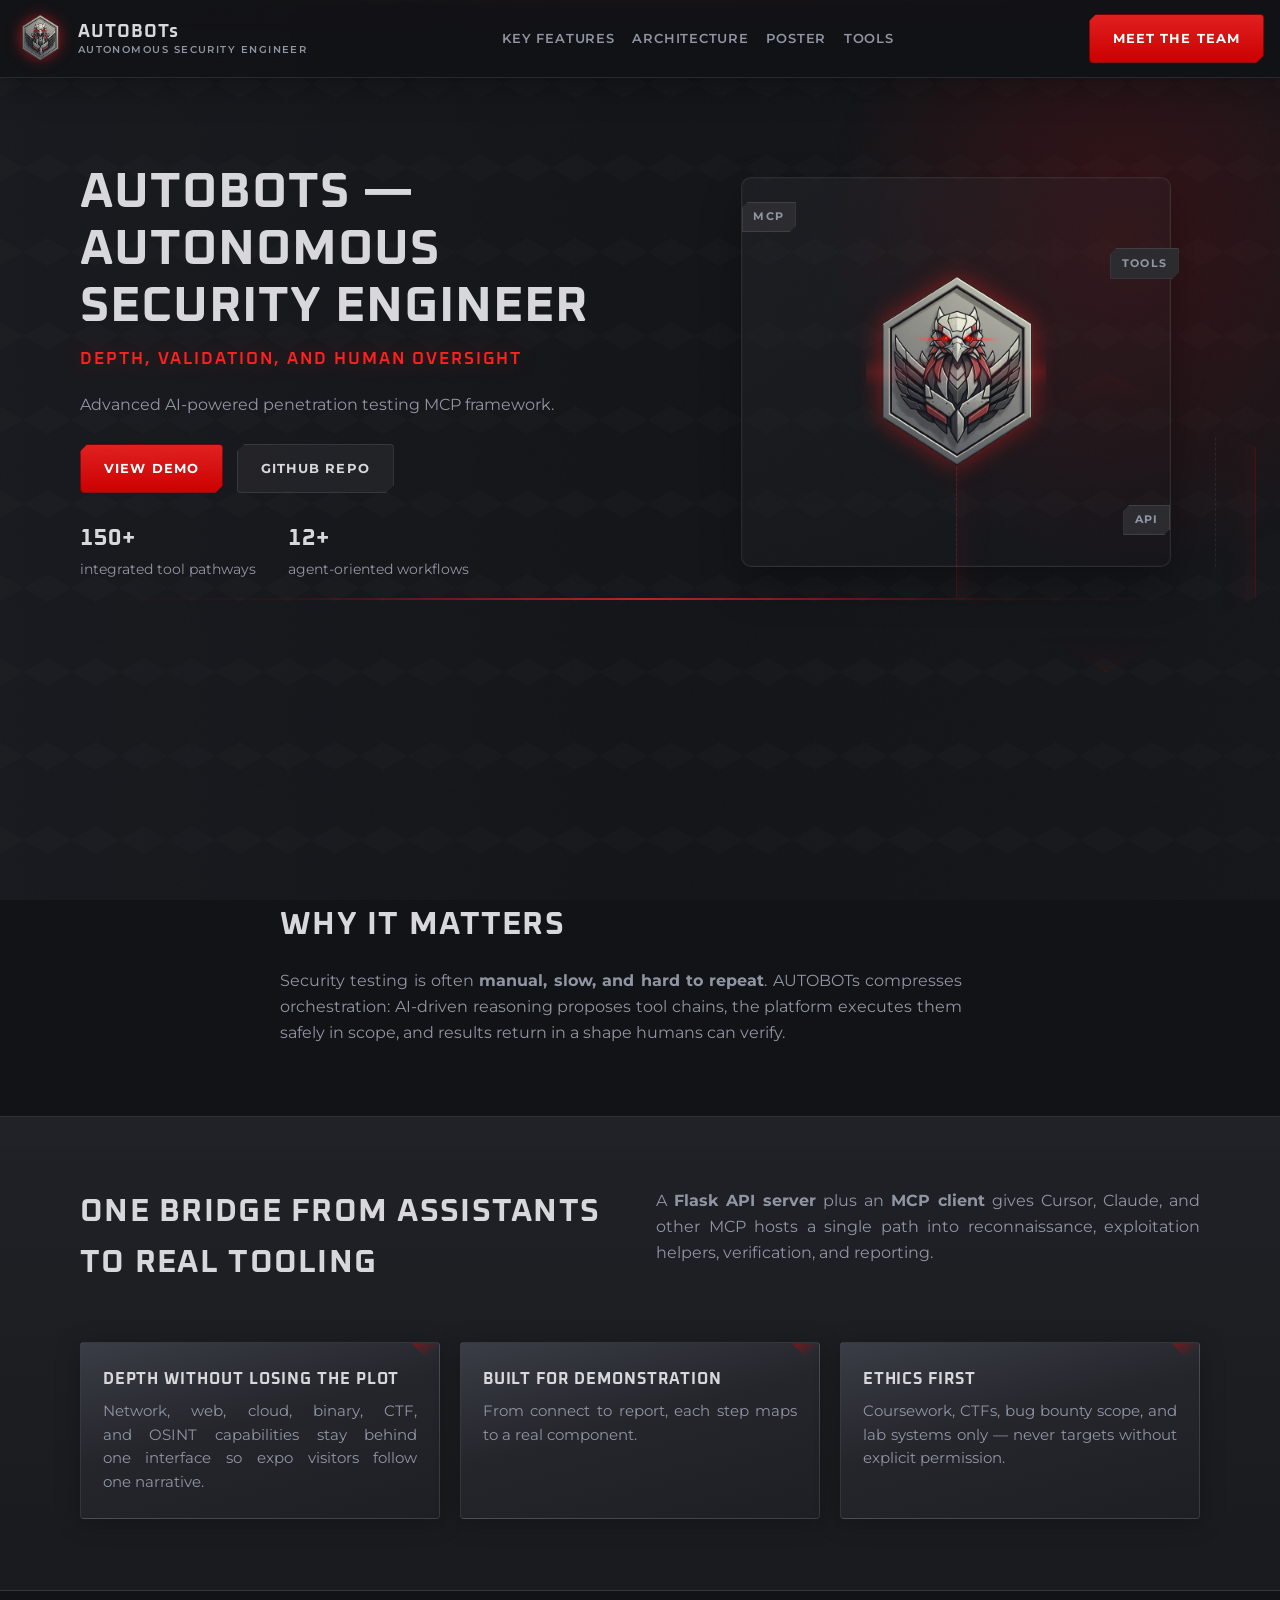
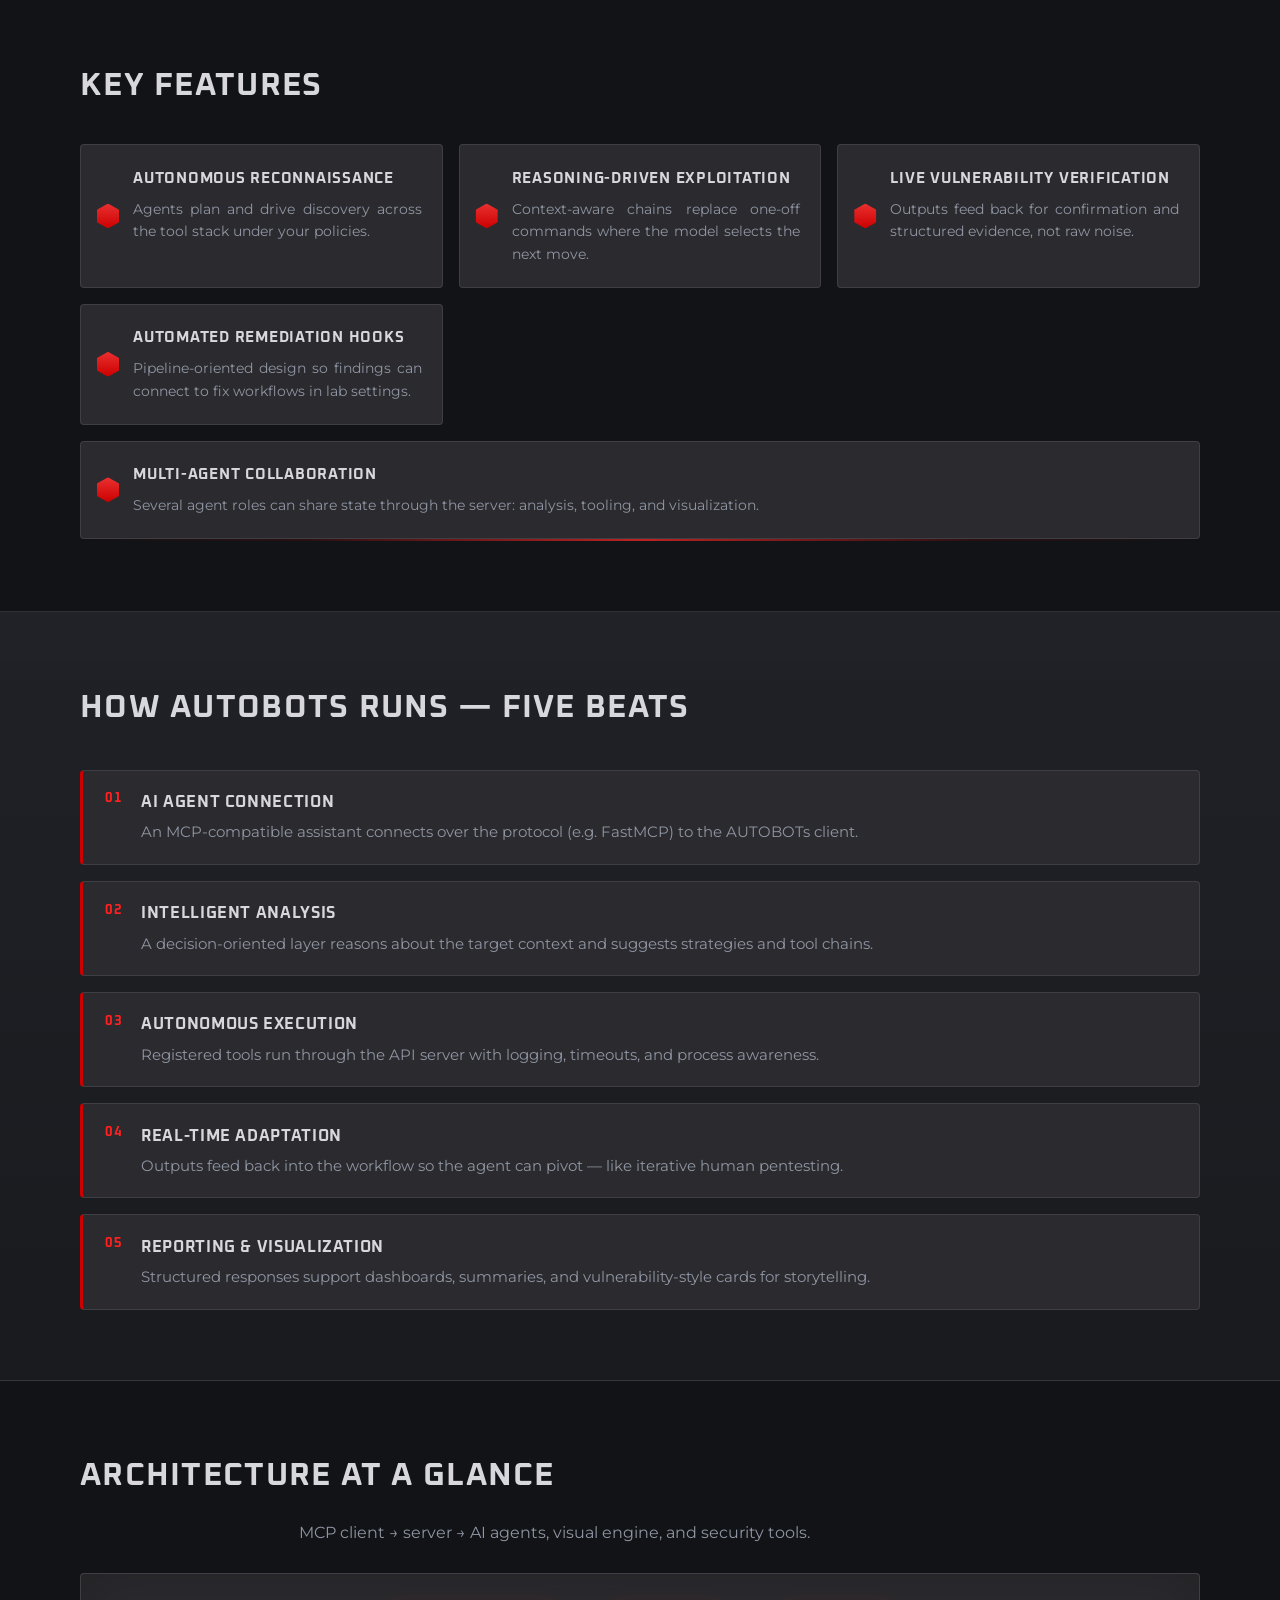
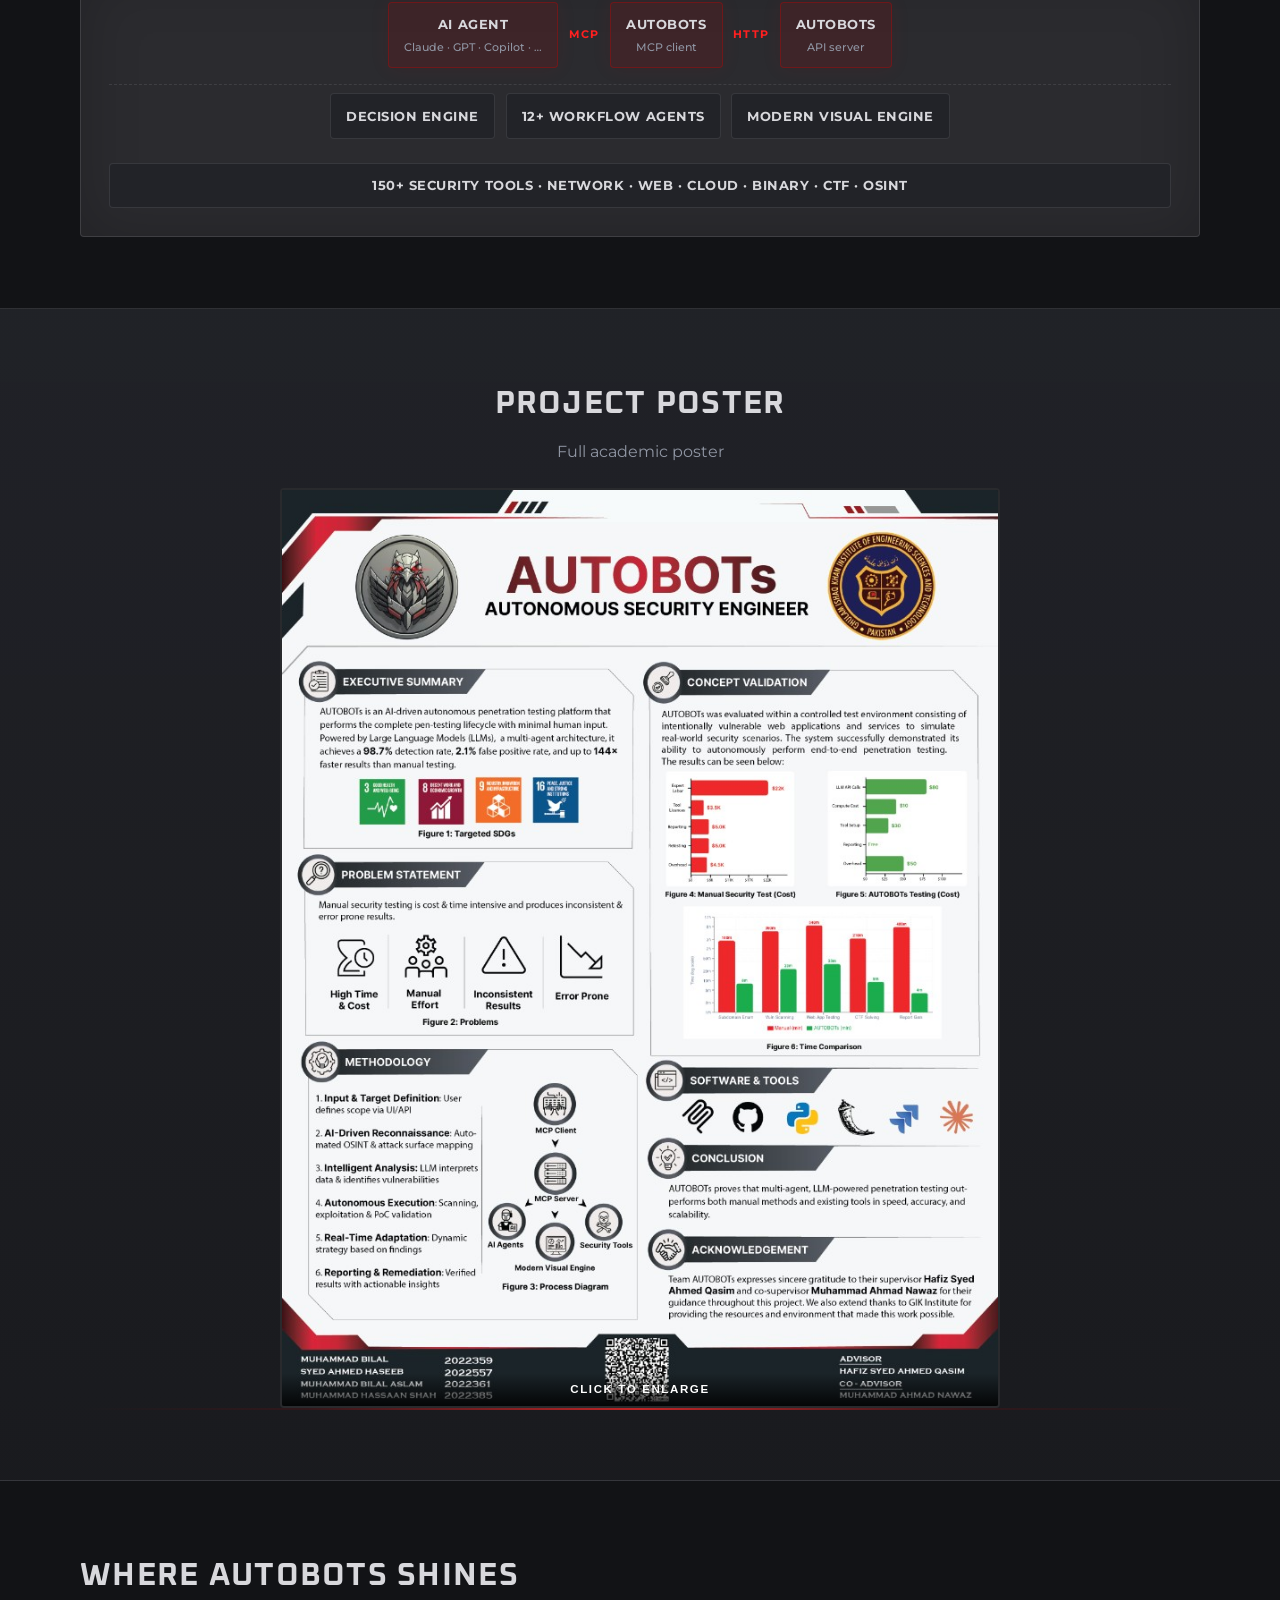
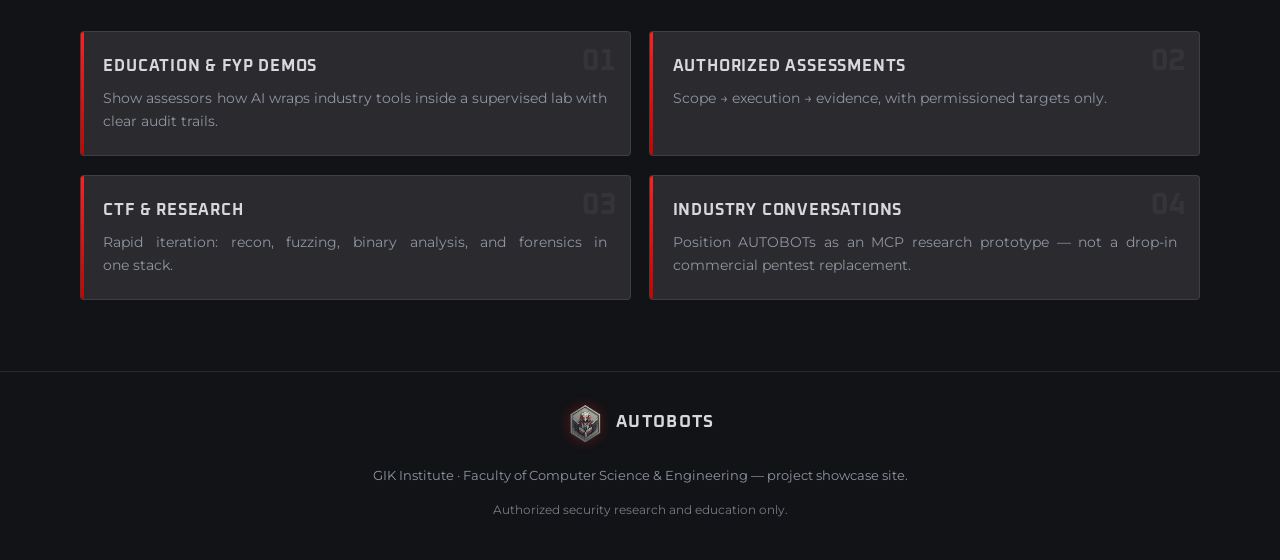
<file: index.html>
<!DOCTYPE html>
<html lang="en">
<head>
  <meta charset="UTF-8" />
  <meta name="viewport" content="width=device-width, initial-scale=1.0" />
  <title>AUTOBOTs — Autonomous Security Engineer</title>
  <meta name="description" content="AUTOBOTs: AI-driven penetration testing via MCP — autonomous reconnaissance, validation, and tooling for authorized security research." />
  <link rel="icon" type="image/png" href="assets/autobots-logo.png" />
  <link rel="apple-touch-icon" href="assets/autobots-logo.png" />
  <link rel="preconnect" href="https://fonts.googleapis.com" />
  <link rel="preconnect" href="https://fonts.gstatic.com" crossorigin />
  <link href="https://fonts.googleapis.com/css2?family=Montserrat:wght@400;500;600;700&family=Oxanium:wght@500;600;700&display=swap" rel="stylesheet" />
  <link rel="stylesheet" href="css/style.css?v=20260422-2" />
</head>
<body>
  <div class="bg-mesh" aria-hidden="true"></div>
  <div class="scan-line" aria-hidden="true"></div>
  <div class="noise" aria-hidden="true"></div>

  <header class="site-header">
    <div class="wrap header-inner">
      <a class="brand" href="#top">
        <span class="brand-mark">
          <img src="assets/autobots-logo.png" width="48" height="48" alt="" class="brand-logo-img" decoding="async" />
          <span class="brand-glow" aria-hidden="true"></span>
        </span>
        <span class="brand-text">
          <span class="brand-name">AUTOBOTs</span>
          <span class="brand-tagline">Autonomous Security Engineer</span>
        </span>
      </a>
      <button class="nav-toggle" type="button" aria-expanded="false" aria-controls="site-nav" aria-label="Open menu">
        <span></span><span></span>
      </button>
      <nav id="site-nav" class="nav" aria-label="Primary">
        <div class="nav-links">
          <a href="#features">Key features</a>
          <a href="#architecture">Architecture</a>
          <a href="#poster">Poster</a>
          <a href="tools.html">Tools</a>
          <a class="nav-mobile-team" href="team.html?v=20260429-1">Meet the team</a>
        </div>
      </nav>
      <a class="btn btn-primary header-cta" href="team.html?v=20260429-1">Meet the team</a>
    </div>
  </header>

  <main id="top">
    <section class="hero">
      <div class="wrap hero-grid">
        <div class="hero-copy reveal is-visible" data-reveal>
          <h1>AUTOBOTs — Autonomous Security Engineer </h1>
          <p class="subtitle-poster">Depth, Validation, and Human Oversight</p>
          <p class="lead">
            Advanced AI-powered penetration testing MCP framework.
          </p>
          <div class="hero-actions">
            <a class="btn btn-primary" href="demo.html?v=1h_4rDDm5xE" target="_blank" rel="noopener noreferrer">View demo</a>
            <a class="btn btn-ghost" href="https://github.com/haseeb557/AUTOBOTs-Autonomous-Security-Engineer.git" target="_blank" rel="noopener noreferrer">GitHub repo</a>
          </div>
          <ul class="hero-stats" aria-label="Platform highlights">
            <li><strong data-counter-target="150" data-counter-suffix="+">150+</strong> integrated tool pathways</li>
            <li><strong data-counter-target="12" data-counter-suffix="+">12+</strong> agent-oriented workflows</li>
          </ul>
        </div>
        <div class="hero-visual reveal is-visible" data-reveal>
          <div class="emblem-stack">
            <div class="hex-ring hex-ring--outer"></div>
            <div class="hex-ring hex-ring--inner"></div>
            <div class="emblem-core">
              <img src="assets/autobots-logo.png" width="200" height="200" alt="AUTOBOTs logo — mechanical bird of prey in a hexagonal frame" class="emblem-img" decoding="async" />
              <div class="emblem-scan" aria-hidden="true"></div>
            </div>
            <span class="emblem-label emblem-label--tl">MCP</span>
            <span class="emblem-label emblem-label--br">API</span>
            <span class="emblem-label emblem-label--tr">Tools</span>
          </div>
        </div>
      </div>
      <div class="section-rule wrap" aria-hidden="true"></div>
    </section>

    <section id="why" class="section section-tight reveal" data-reveal>
      <div class="wrap narrow">
        <h2 class="section-title">Why it matters</h2>
        <p class="section-lead">
          Security testing is often <strong>manual, slow, and hard to repeat</strong>. AUTOBOTs compresses orchestration: AI-driven reasoning proposes tool chains, the platform executes them safely in scope, and results return in a shape humans can verify.
        </p>
      </div>
    </section>

    <section id="solution" class="section section-alt reveal" data-reveal>
      <div class="wrap">
        <div class="split-head">
          <h2 class="section-title">One bridge from assistants to real tooling</h2>
          <p class="section-lead">
            A <strong>Flask API server</strong> plus an <strong>MCP client</strong> gives Cursor, Claude, and other MCP hosts a single path into reconnaissance, exploitation helpers, verification, and reporting.
          </p>
        </div>
        <div class="cards cards-3">
          <article class="card card-hex">
            <span class="card-corner" aria-hidden="true"></span>
            <h3>Depth without losing the plot</h3>
            <p>Network, web, cloud, binary, CTF, and OSINT capabilities stay behind one interface so expo visitors follow one narrative.</p>
          </article>
          <article class="card card-hex">
            <span class="card-corner" aria-hidden="true"></span>
            <h3>Built for demonstration</h3>
            <p>From connect to report, each step maps to a real component.</p>
          </article>
          <article class="card card-hex">
            <span class="card-corner" aria-hidden="true"></span>
            <h3>Ethics first</h3>
            <p>Coursework, CTFs, bug bounty scope, and lab systems only — never targets without explicit permission.</p>
          </article>
        </div>
      </div>
    </section>

    <section id="features" class="section reveal" data-reveal>
      <div class="wrap">
        <h2 class="section-title">Key features</h2>
        <p class="section-lead narrow"></p>
        <ul class="feature-grid">
          <li class="feature-tile">
            <span class="feature-hex" aria-hidden="true"></span>
            <h3>Autonomous reconnaissance</h3>
            <p>Agents plan and drive discovery across the tool stack under your policies.</p>
          </li>
          <li class="feature-tile">
            <span class="feature-hex" aria-hidden="true"></span>
            <h3>Reasoning-driven exploitation</h3>
            <p>Context-aware chains replace one-off commands where the model selects the next move.</p>
          </li>
          <li class="feature-tile">
            <span class="feature-hex" aria-hidden="true"></span>
            <h3>Live vulnerability verification</h3>
            <p>Outputs feed back for confirmation and structured evidence, not raw noise.</p>
          </li>
          <li class="feature-tile">
            <span class="feature-hex" aria-hidden="true"></span>
            <h3>Automated remediation hooks</h3>
            <p>Pipeline-oriented design so findings can connect to fix workflows in lab settings.</p>
          </li>
          <li class="feature-tile feature-tile--wide">
            <span class="feature-hex" aria-hidden="true"></span>
            <h3>Multi-agent collaboration</h3>
            <p>Several agent roles can share state through the server: analysis, tooling, and visualization.</p>
          </li>
        </ul>
      </div>
      <div class="section-rule wrap" aria-hidden="true"></div>
    </section>

    <section id="how" class="section section-alt reveal" data-reveal>
      <div class="wrap">
        <h2 class="section-title">How AUTOBOTs runs — five beats</h2>
        <p class="section-lead narrow"></p>
        <ol class="steps">
          <li>
            <span class="step-num">01</span>
            <div>
              <h3>AI agent connection</h3>
              <p>An MCP-compatible assistant connects over the protocol (e.g. FastMCP) to the AUTOBOTs client.</p>
            </div>
          </li>
          <li>
            <span class="step-num">02</span>
            <div>
              <h3>Intelligent analysis</h3>
              <p>A decision-oriented layer reasons about the target context and suggests strategies and tool chains.</p>
            </div>
          </li>
          <li>
            <span class="step-num">03</span>
            <div>
              <h3>Autonomous execution</h3>
              <p>Registered tools run through the API server with logging, timeouts, and process awareness.</p>
            </div>
          </li>
          <li>
            <span class="step-num">04</span>
            <div>
              <h3>Real-time adaptation</h3>
              <p>Outputs feed back into the workflow so the agent can pivot — like iterative human pentesting.</p>
            </div>
          </li>
          <li>
            <span class="step-num">05</span>
            <div>
              <h3>Reporting &amp; visualization</h3>
              <p>Structured responses support dashboards, summaries, and vulnerability-style cards for storytelling.</p>
            </div>
          </li>
        </ol>
      </div>
    </section>

    <section id="architecture" class="section reveal" data-reveal>
      <div class="wrap">
        <h2 class="section-title">Architecture at a glance</h2>
        <p class="section-lead narrow">MCP client → server → AI agents, visual engine, and security tools.</p>
        <div class="arch-diagram" role="img" aria-label="Architecture: AI Agent connects via MCP to AUTOBOTs MCP layer, which talks to API server, decision engine, agents, visual engine, and tool integrations">
          <div class="arch-row">
            <div class="arch-node primary">AI agent<br /><small>Claude · GPT · Copilot · …</small></div>
            <div class="arch-arrow">MCP</div>
            <div class="arch-node primary">AUTOBOTs<br /><small>MCP client</small></div>
            <div class="arch-arrow">HTTP</div>
            <div class="arch-node primary">AUTOBOTs<br /><small>API server</small></div>
          </div>
          <div class="arch-row arch-sub">
            <div class="arch-node">Decision engine</div>
            <div class="arch-node">12+ workflow agents</div>
            <div class="arch-node">Modern visual engine</div>
          </div>
          <div class="arch-row arch-tools">
            <div class="arch-node wide">150+ security tools · network · web · cloud · binary · CTF · OSINT</div>
          </div>
        </div>
      </div>
    </section>

    <section id="poster" class="section section-alt reveal" data-reveal>
      <div class="wrap poster-block">
        <h2 class="section-title">Project poster</h2>
        <p class="section-lead">Full academic poster</p>
        <button type="button" class="poster-preview" id="open-poster" aria-haspopup="dialog" aria-controls="poster-dialog">
          <img src="assets/autobots-bg-poster.png" alt="AUTOBOTs academic project poster with executive summary, validation charts, methodology, and team" width="816" height="1152" loading="lazy" decoding="async" />
          <span class="poster-preview-hint">Click to enlarge</span>
        </button>
      </div>
      <div class="section-rule wrap" aria-hidden="true"></div>
    </section>

    <section id="use-cases" class="section reveal" data-reveal>
      <div class="wrap">
        <h2 class="section-title">Where AUTOBOTs shines</h2>
        <div class="use-grid">
          <article class="use-card">
            <span class="use-index">01</span>
            <h3>Education &amp; FYP demos</h3>
            <p>Show assessors how AI wraps industry tools inside a supervised lab with clear audit trails.</p>
          </article>
          <article class="use-card">
            <span class="use-index">02</span>
            <h3>Authorized assessments</h3>
            <p>Scope → execution → evidence, with permissioned targets only.</p>
          </article>
          <article class="use-card">
            <span class="use-index">03</span>
            <h3>CTF &amp; research</h3>
            <p>Rapid iteration: recon, fuzzing, binary analysis, and forensics in one stack.</p>
          </article>
          <article class="use-card">
            <span class="use-index">04</span>
            <h3>Industry conversations</h3>
            <p>Position AUTOBOTs as an MCP research prototype — not a drop-in commercial pentest replacement.</p>
          </article>
        </div>
      </div>
    </section>

  </main>

  <footer class="site-footer">
    <div class="wrap footer-inner">
      <div class="footer-brand">
        <img src="assets/autobots-logo.png" width="40" height="40" alt="" decoding="async" />
        <span>AUTOBOTs</span>
      </div>
      <p class="footer-meta">GIK Institute · Faculty of Computer Science &amp; Engineering — project showcase site.</p>
      <p class="footer-meta subtle">Authorized security research and education only.</p>
    </div>
  </footer>

  <div class="modal" id="poster-dialog" role="dialog" aria-modal="true" aria-labelledby="poster-dialog-title" hidden>
    <div class="modal-backdrop" data-modal-close tabindex="-1"></div>
    <div class="modal-content">
      <h2 id="poster-dialog-title" class="visually-hidden">Project poster — full size</h2>
      <button type="button" class="modal-close" data-modal-close aria-label="Close poster">&times;</button>
      <img src="assets/autobots-bg-poster.png" alt="AUTOBOTs project poster full size" class="modal-poster-img" width="816" height="1152" decoding="async" />
    </div>
  </div>

  <script src="js/main.js?v=20260422-1"></script>
</body>
</html>
</file>
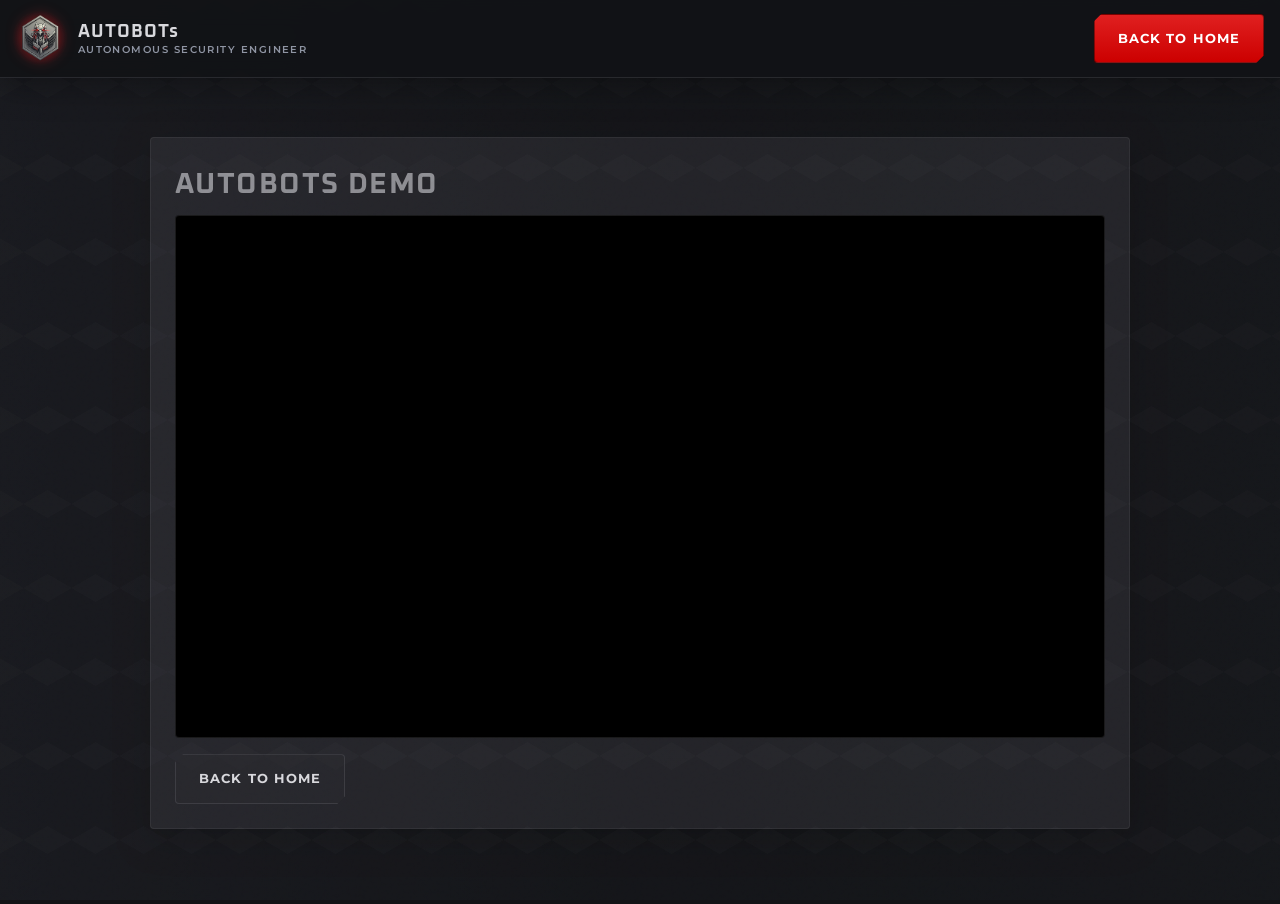
<file: demo.html>
<!DOCTYPE html>
<html lang="en">
<head>
  <meta charset="UTF-8" />
  <meta name="viewport" content="width=device-width, initial-scale=1.0" />
  <title>AUTOBOTs Demo</title>
  <meta name="description" content="Watch the AUTOBOTs project demo without leaving the site." />
  <link rel="icon" type="image/png" href="assets/autobots-logo.png" />
  <link rel="apple-touch-icon" href="assets/autobots-logo.png" />
  <link rel="preconnect" href="https://fonts.googleapis.com" />
  <link rel="preconnect" href="https://fonts.gstatic.com" crossorigin />
  <link href="https://fonts.googleapis.com/css2?family=Montserrat:wght@400;500;600;700&family=Oxanium:wght@500;600;700&display=swap" rel="stylesheet" />
  <link rel="stylesheet" href="css/style.css?v=20260422-2" />
  <style>
    .demo-page {
      min-height: calc(100vh - 74px);
      display: grid;
      place-items: center;
      padding: 2rem 0 3rem;
    }

    .demo-shell {
      width: min(100% - 2.5rem, 980px);
      background: var(--bg-card);
      border: 1px solid var(--border);
      border-radius: var(--radius);
      box-shadow: 0 10px 34px rgba(0, 0, 0, 0.35);
      padding: clamp(1rem, 2.4vw, 1.5rem);
    }

    .demo-shell h1 {
      margin: 0 0 0.45rem;
      font-family: var(--font-display);
      text-transform: uppercase;
      letter-spacing: 0.05em;
      font-size: clamp(1.2rem, 2.4vw, 1.8rem);
    }

    .demo-shell p {
      margin: 0 0 1rem;
      color: var(--muted);
    }

    .demo-frame-wrap {
      position: relative;
      width: 100%;
      aspect-ratio: 16 / 9;
      border: 1px solid var(--border);
      border-radius: var(--radius);
      overflow: hidden;
      background: #000;
    }

    .demo-frame-wrap iframe {
      width: 100%;
      height: 100%;
      border: 0;
    }

    .demo-actions {
      margin-top: 1rem;
      display: flex;
      gap: 0.65rem;
      flex-wrap: wrap;
    }
  </style>
</head>
<body>
  <div class="bg-mesh" aria-hidden="true"></div>
  <div class="noise" aria-hidden="true"></div>

  <header class="site-header">
    <div class="wrap header-inner">
      <a class="brand" href="index.html" aria-label="AUTOBOTs home">
        <span class="brand-mark">
          <img src="assets/autobots-logo.png" width="48" height="48" alt="" class="brand-logo-img" decoding="async" />
          <span class="brand-glow" aria-hidden="true"></span>
        </span>
        <span class="brand-text">
          <span class="brand-name">AUTOBOTs</span>
          <span class="brand-tagline">AUTONOMOUS SECURITY ENGINEER</span>
        </span>
      </a>
      <a class="btn btn-primary header-cta" href="index.html">Back to home</a>
    </div>
  </header>

  <main class="demo-page">
    <section class="demo-shell">
      <h1>AUTOBOTs Demo</h1>
      <div class="demo-frame-wrap">
        <iframe
          id="demo-player"
          src=""
          title="AUTOBOTs demo video"
          loading="lazy"
          allow="accelerometer; autoplay; clipboard-write; encrypted-media; gyroscope; picture-in-picture; web-share"
          referrerpolicy="strict-origin-when-cross-origin"
          allowfullscreen
        ></iframe>
      </div>
      <div class="demo-actions">
        <a class="btn btn-ghost" href="index.html">Back to home</a>
      </div>
    </section>
  </main>

  <script>
    (function () {
      var params = new URLSearchParams(window.location.search);
      var videoId = (params.get("v") || "1h_4rDDm5xE").trim();
      var safeVideoId = /^[a-zA-Z0-9_-]{6,20}$/.test(videoId) ? videoId : "1h_4rDDm5xE";
      var player = document.getElementById("demo-player");
      player.src = "https://www.youtube.com/embed/" + encodeURIComponent(safeVideoId) + "?autoplay=1&rel=0";
    })();
  </script>
</body>
</html>
</file>
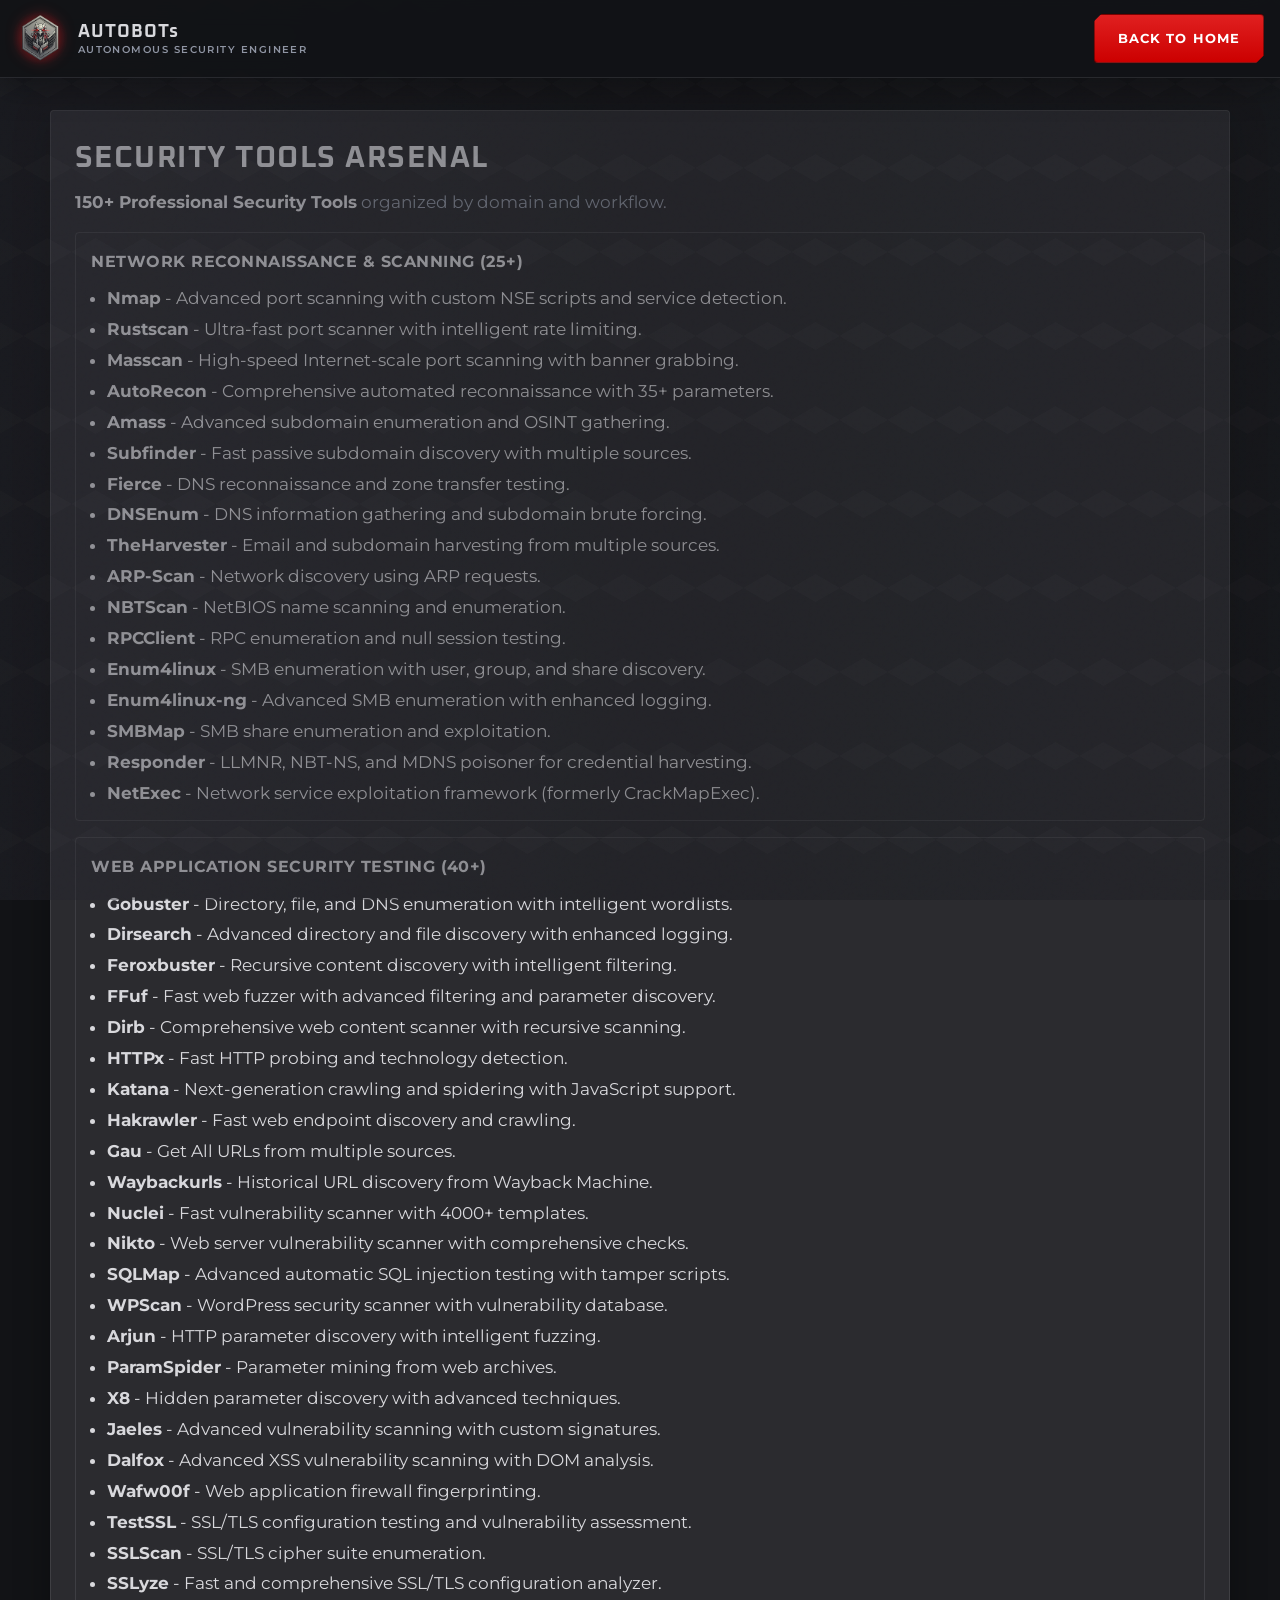
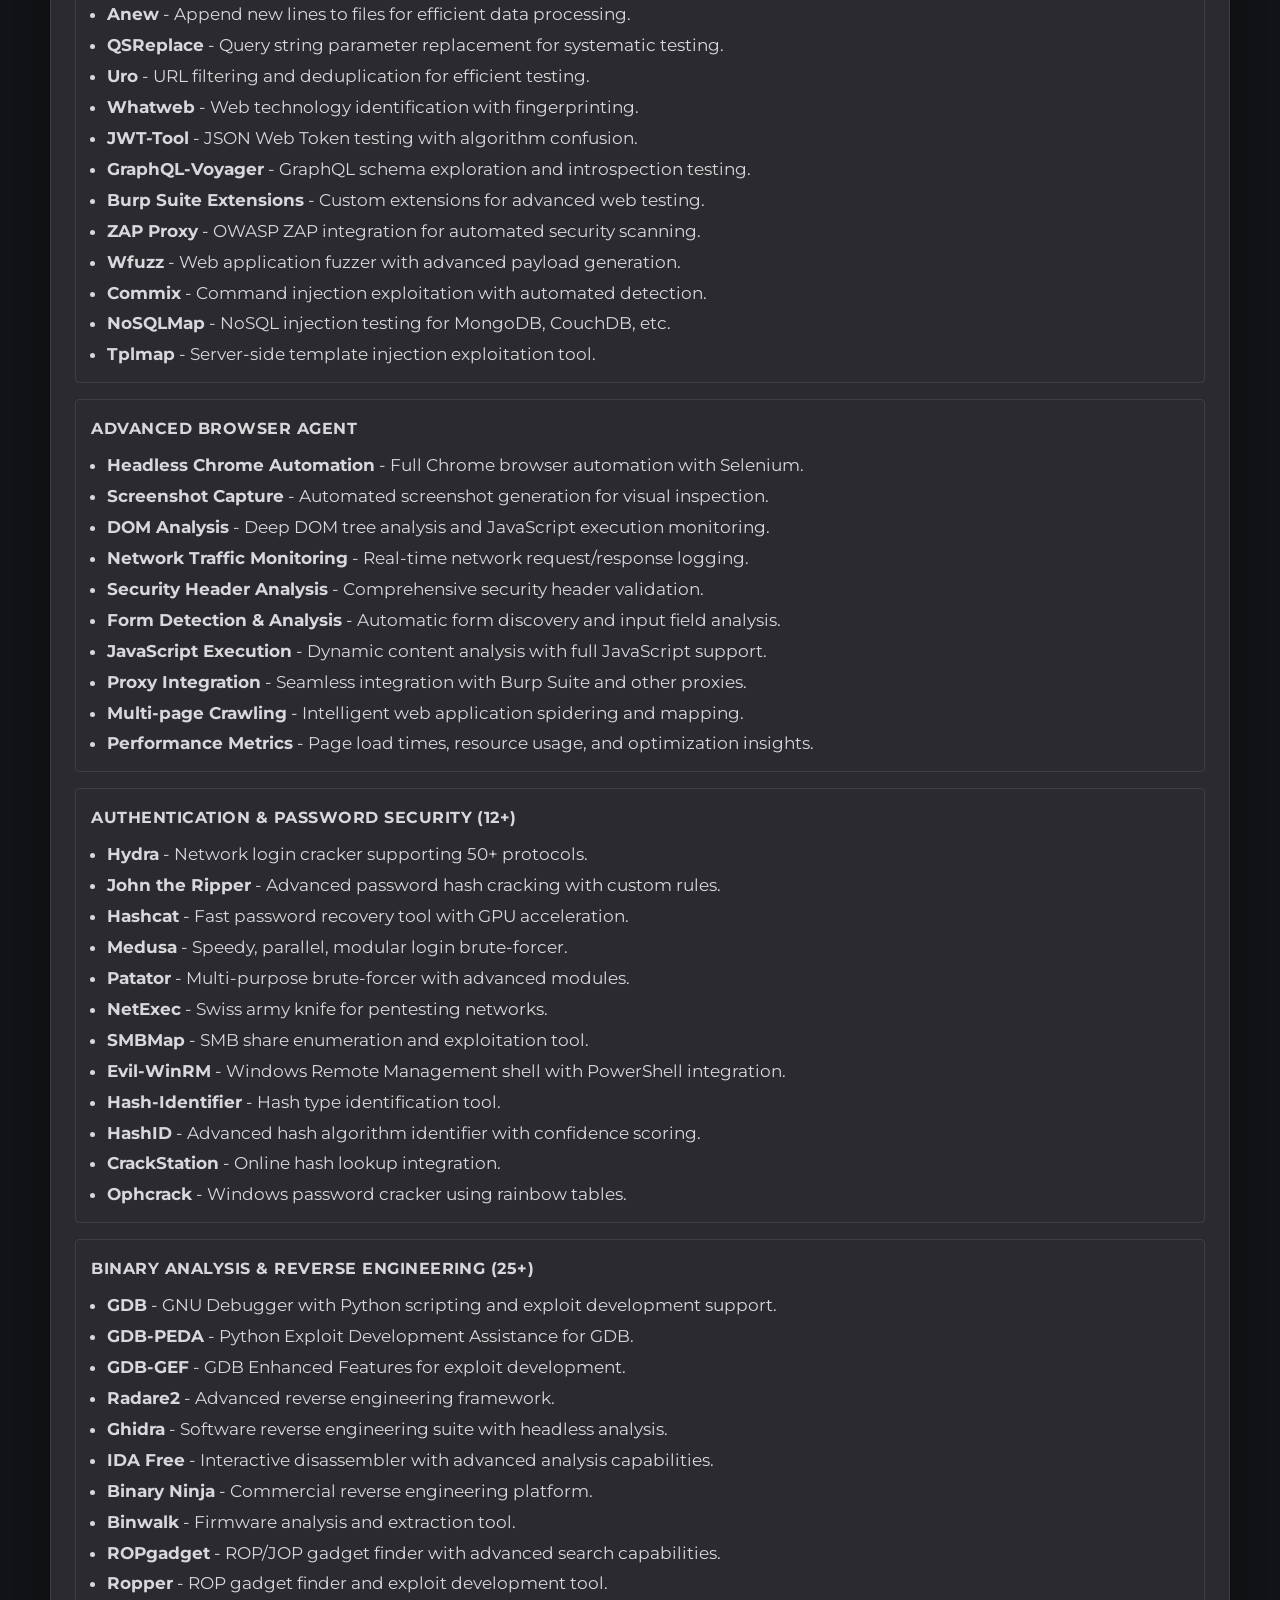
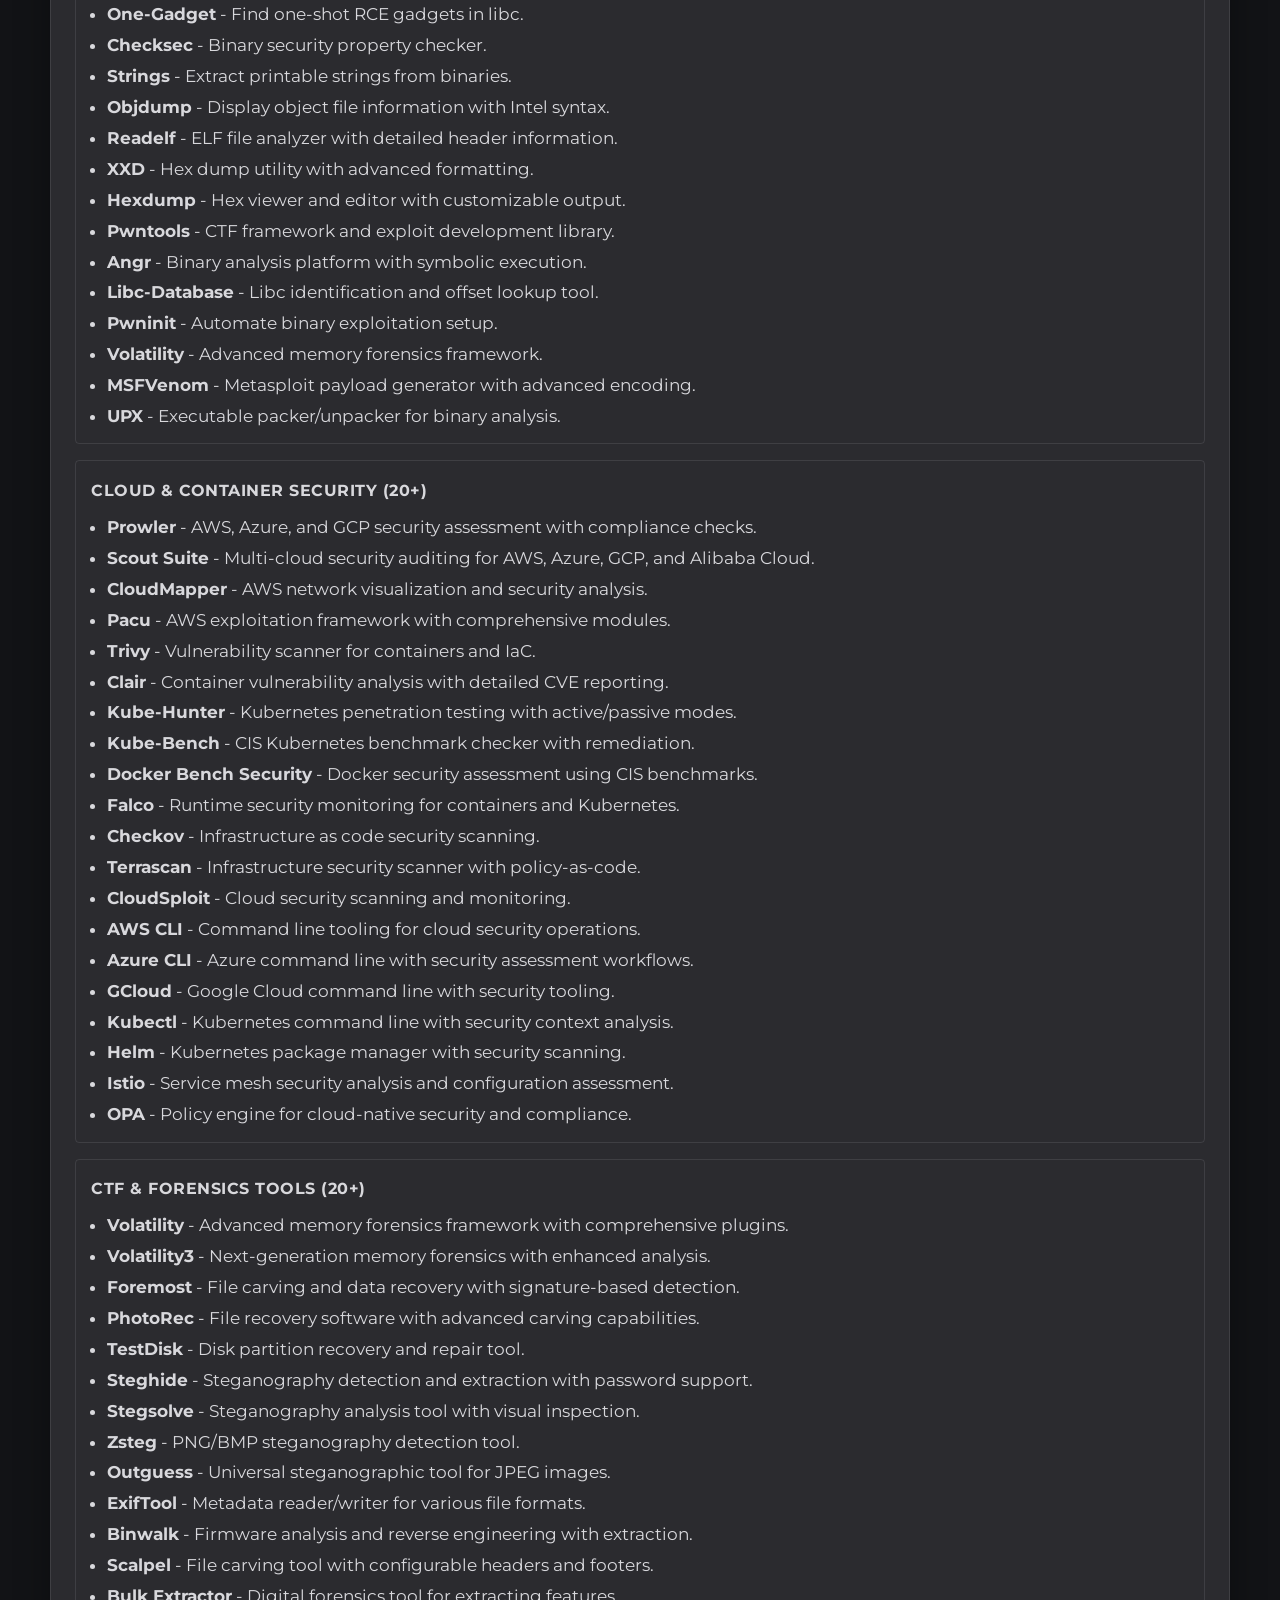
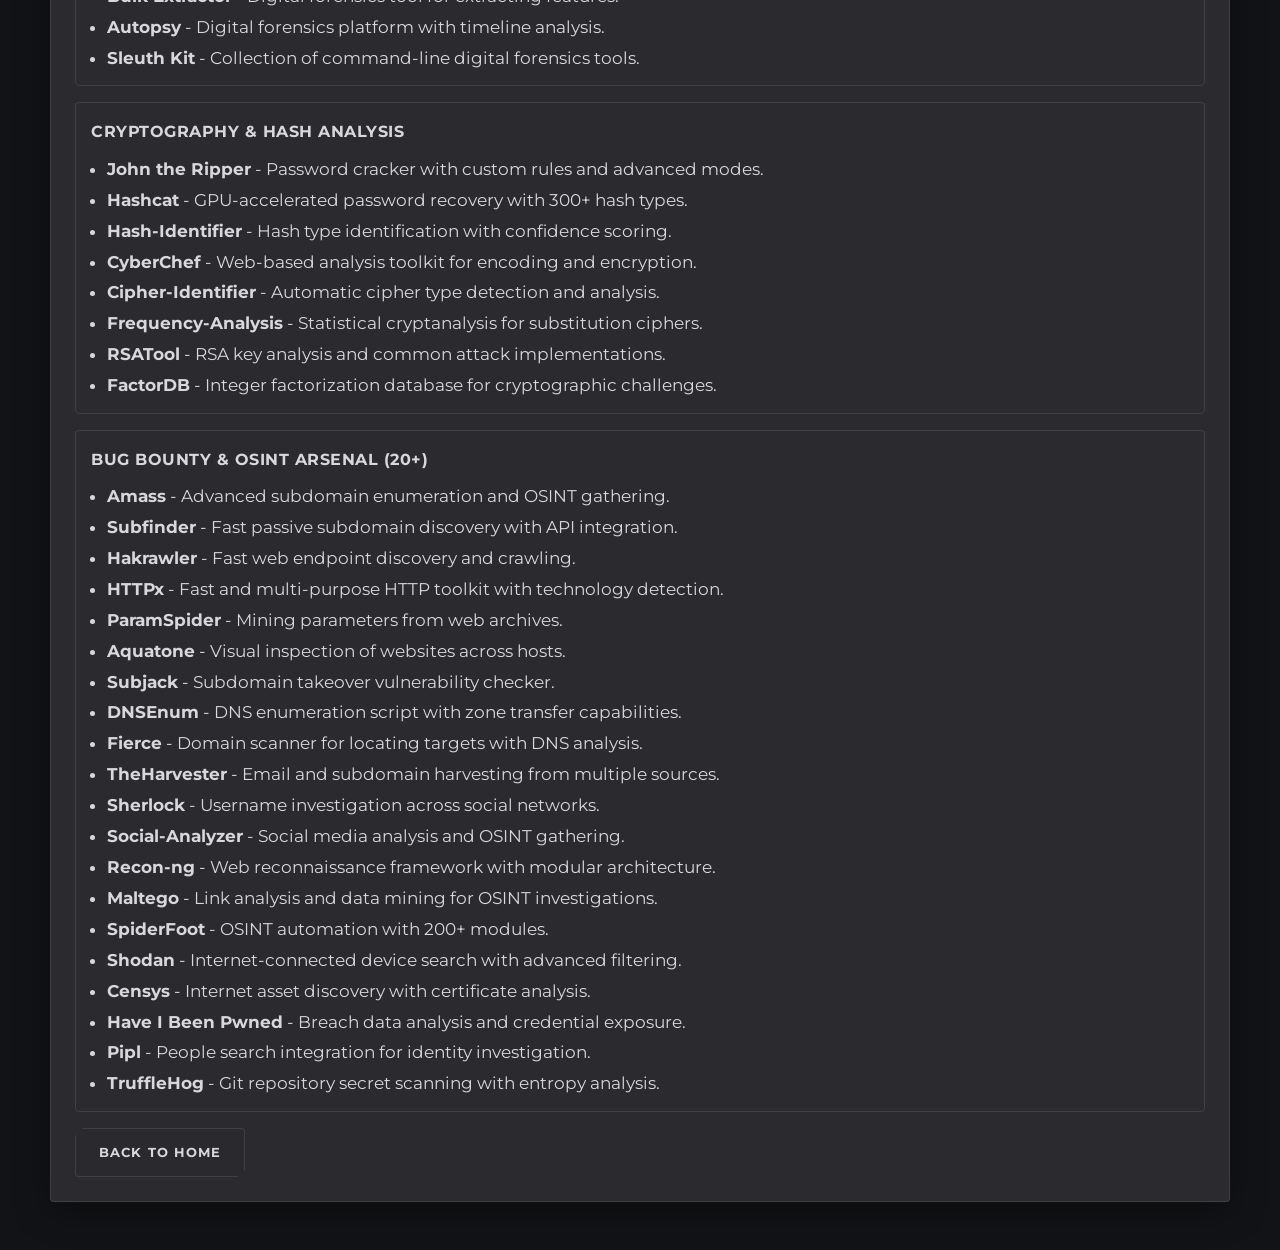
<file: tools.html>
<!DOCTYPE html>
<html lang="en">
<head>
  <meta charset="UTF-8" />
  <meta name="viewport" content="width=device-width, initial-scale=1.0" />
  <title>AUTOBOTs Tools Arsenal</title>
  <meta name="description" content="Complete AUTOBOTs security tools arsenal categorized by capability." />
  <link rel="icon" type="image/png" href="assets/autobots-logo.png" />
  <link rel="apple-touch-icon" href="assets/autobots-logo.png" />
  <link rel="preconnect" href="https://fonts.googleapis.com" />
  <link rel="preconnect" href="https://fonts.gstatic.com" crossorigin />
  <link href="https://fonts.googleapis.com/css2?family=Montserrat:wght@400;500;600;700&family=Oxanium:wght@500;600;700&display=swap" rel="stylesheet" />
  <link rel="stylesheet" href="css/style.css?v=20260422-2" />
  <style>
    .tools-page {
      min-height: calc(100vh - 74px);
      padding: 2rem 0 3rem;
    }

    .tools-shell {
      width: min(100% - 2.5rem, 1180px);
      margin: 0 auto;
      background: var(--bg-card);
      border: 1px solid var(--border);
      border-radius: var(--radius);
      box-shadow: 0 10px 34px rgba(0, 0, 0, 0.35);
      padding: clamp(1rem, 2.4vw, 1.5rem);
    }

    .tools-shell h1 {
      margin: 0 0 0.4rem;
      font-family: var(--font-display);
      text-transform: uppercase;
      letter-spacing: 0.05em;
      font-size: clamp(1.2rem, 2.4vw, 1.85rem);
    }

    .tools-intro {
      margin: 0 0 1rem;
      color: var(--muted);
    }

    .tools-intro strong {
      color: var(--text);
    }

    .tools-sections {
      display: grid;
      gap: 1rem;
    }

    .tool-category {
      border: 1px solid var(--border);
      border-radius: var(--radius);
      background: var(--bg-elev);
      padding: 0.95rem;
    }

    .tool-category h2 {
      margin: 0 0 0.75rem;
      font-size: 1.03rem;
      letter-spacing: 0.03em;
      text-transform: uppercase;
    }

    .tool-category ul {
      margin: 0;
      padding-left: 1rem;
      display: grid;
      gap: 0.42rem;
    }

    .tool-category li {
      color: var(--text-soft);
      line-height: 1.44;
    }

    .tool-category li strong {
      color: var(--text);
    }

    .tools-actions {
      margin-top: 1rem;
      display: flex;
      gap: 0.65rem;
      flex-wrap: wrap;
    }
  </style>
</head>
<body>
  <div class="bg-mesh" aria-hidden="true"></div>
  <div class="noise" aria-hidden="true"></div>

  <header class="site-header">
    <div class="wrap header-inner">
      <a class="brand" href="index.html" aria-label="AUTOBOTs home">
        <span class="brand-mark">
          <img src="assets/autobots-logo.png" width="48" height="48" alt="" class="brand-logo-img" decoding="async" />
          <span class="brand-glow" aria-hidden="true"></span>
        </span>
        <span class="brand-text">
          <span class="brand-name">AUTOBOTs</span>
          <span class="brand-tagline">AUTONOMOUS SECURITY ENGINEER</span>
        </span>
      </a>
      <a class="btn btn-primary header-cta" href="index.html">Back to home</a>
    </div>
  </header>

  <main class="tools-page">
    <section class="tools-shell">
      <h1>Security Tools Arsenal</h1>
      <p class="tools-intro"><strong>150+ Professional Security Tools</strong> organized by domain and workflow.</p>

      <div class="tools-sections">
        <article class="tool-category">
          <h2>Network Reconnaissance &amp; Scanning (25+)</h2>
          <ul>
            <li><strong>Nmap</strong> - Advanced port scanning with custom NSE scripts and service detection.</li>
            <li><strong>Rustscan</strong> - Ultra-fast port scanner with intelligent rate limiting.</li>
            <li><strong>Masscan</strong> - High-speed Internet-scale port scanning with banner grabbing.</li>
            <li><strong>AutoRecon</strong> - Comprehensive automated reconnaissance with 35+ parameters.</li>
            <li><strong>Amass</strong> - Advanced subdomain enumeration and OSINT gathering.</li>
            <li><strong>Subfinder</strong> - Fast passive subdomain discovery with multiple sources.</li>
            <li><strong>Fierce</strong> - DNS reconnaissance and zone transfer testing.</li>
            <li><strong>DNSEnum</strong> - DNS information gathering and subdomain brute forcing.</li>
            <li><strong>TheHarvester</strong> - Email and subdomain harvesting from multiple sources.</li>
            <li><strong>ARP-Scan</strong> - Network discovery using ARP requests.</li>
            <li><strong>NBTScan</strong> - NetBIOS name scanning and enumeration.</li>
            <li><strong>RPCClient</strong> - RPC enumeration and null session testing.</li>
            <li><strong>Enum4linux</strong> - SMB enumeration with user, group, and share discovery.</li>
            <li><strong>Enum4linux-ng</strong> - Advanced SMB enumeration with enhanced logging.</li>
            <li><strong>SMBMap</strong> - SMB share enumeration and exploitation.</li>
            <li><strong>Responder</strong> - LLMNR, NBT-NS, and MDNS poisoner for credential harvesting.</li>
            <li><strong>NetExec</strong> - Network service exploitation framework (formerly CrackMapExec).</li>
          </ul>
        </article>

        <article class="tool-category">
          <h2>Web Application Security Testing (40+)</h2>
          <ul>
            <li><strong>Gobuster</strong> - Directory, file, and DNS enumeration with intelligent wordlists.</li>
            <li><strong>Dirsearch</strong> - Advanced directory and file discovery with enhanced logging.</li>
            <li><strong>Feroxbuster</strong> - Recursive content discovery with intelligent filtering.</li>
            <li><strong>FFuf</strong> - Fast web fuzzer with advanced filtering and parameter discovery.</li>
            <li><strong>Dirb</strong> - Comprehensive web content scanner with recursive scanning.</li>
            <li><strong>HTTPx</strong> - Fast HTTP probing and technology detection.</li>
            <li><strong>Katana</strong> - Next-generation crawling and spidering with JavaScript support.</li>
            <li><strong>Hakrawler</strong> - Fast web endpoint discovery and crawling.</li>
            <li><strong>Gau</strong> - Get All URLs from multiple sources.</li>
            <li><strong>Waybackurls</strong> - Historical URL discovery from Wayback Machine.</li>
            <li><strong>Nuclei</strong> - Fast vulnerability scanner with 4000+ templates.</li>
            <li><strong>Nikto</strong> - Web server vulnerability scanner with comprehensive checks.</li>
            <li><strong>SQLMap</strong> - Advanced automatic SQL injection testing with tamper scripts.</li>
            <li><strong>WPScan</strong> - WordPress security scanner with vulnerability database.</li>
            <li><strong>Arjun</strong> - HTTP parameter discovery with intelligent fuzzing.</li>
            <li><strong>ParamSpider</strong> - Parameter mining from web archives.</li>
            <li><strong>X8</strong> - Hidden parameter discovery with advanced techniques.</li>
            <li><strong>Jaeles</strong> - Advanced vulnerability scanning with custom signatures.</li>
            <li><strong>Dalfox</strong> - Advanced XSS vulnerability scanning with DOM analysis.</li>
            <li><strong>Wafw00f</strong> - Web application firewall fingerprinting.</li>
            <li><strong>TestSSL</strong> - SSL/TLS configuration testing and vulnerability assessment.</li>
            <li><strong>SSLScan</strong> - SSL/TLS cipher suite enumeration.</li>
            <li><strong>SSLyze</strong> - Fast and comprehensive SSL/TLS configuration analyzer.</li>
            <li><strong>Anew</strong> - Append new lines to files for efficient data processing.</li>
            <li><strong>QSReplace</strong> - Query string parameter replacement for systematic testing.</li>
            <li><strong>Uro</strong> - URL filtering and deduplication for efficient testing.</li>
            <li><strong>Whatweb</strong> - Web technology identification with fingerprinting.</li>
            <li><strong>JWT-Tool</strong> - JSON Web Token testing with algorithm confusion.</li>
            <li><strong>GraphQL-Voyager</strong> - GraphQL schema exploration and introspection testing.</li>
            <li><strong>Burp Suite Extensions</strong> - Custom extensions for advanced web testing.</li>
            <li><strong>ZAP Proxy</strong> - OWASP ZAP integration for automated security scanning.</li>
            <li><strong>Wfuzz</strong> - Web application fuzzer with advanced payload generation.</li>
            <li><strong>Commix</strong> - Command injection exploitation with automated detection.</li>
            <li><strong>NoSQLMap</strong> - NoSQL injection testing for MongoDB, CouchDB, etc.</li>
            <li><strong>Tplmap</strong> - Server-side template injection exploitation tool.</li>
          </ul>
        </article>

        <article class="tool-category">
          <h2>Advanced Browser Agent</h2>
          <ul>
            <li><strong>Headless Chrome Automation</strong> - Full Chrome browser automation with Selenium.</li>
            <li><strong>Screenshot Capture</strong> - Automated screenshot generation for visual inspection.</li>
            <li><strong>DOM Analysis</strong> - Deep DOM tree analysis and JavaScript execution monitoring.</li>
            <li><strong>Network Traffic Monitoring</strong> - Real-time network request/response logging.</li>
            <li><strong>Security Header Analysis</strong> - Comprehensive security header validation.</li>
            <li><strong>Form Detection &amp; Analysis</strong> - Automatic form discovery and input field analysis.</li>
            <li><strong>JavaScript Execution</strong> - Dynamic content analysis with full JavaScript support.</li>
            <li><strong>Proxy Integration</strong> - Seamless integration with Burp Suite and other proxies.</li>
            <li><strong>Multi-page Crawling</strong> - Intelligent web application spidering and mapping.</li>
            <li><strong>Performance Metrics</strong> - Page load times, resource usage, and optimization insights.</li>
          </ul>
        </article>

        <article class="tool-category">
          <h2>Authentication &amp; Password Security (12+)</h2>
          <ul>
            <li><strong>Hydra</strong> - Network login cracker supporting 50+ protocols.</li>
            <li><strong>John the Ripper</strong> - Advanced password hash cracking with custom rules.</li>
            <li><strong>Hashcat</strong> - Fast password recovery tool with GPU acceleration.</li>
            <li><strong>Medusa</strong> - Speedy, parallel, modular login brute-forcer.</li>
            <li><strong>Patator</strong> - Multi-purpose brute-forcer with advanced modules.</li>
            <li><strong>NetExec</strong> - Swiss army knife for pentesting networks.</li>
            <li><strong>SMBMap</strong> - SMB share enumeration and exploitation tool.</li>
            <li><strong>Evil-WinRM</strong> - Windows Remote Management shell with PowerShell integration.</li>
            <li><strong>Hash-Identifier</strong> - Hash type identification tool.</li>
            <li><strong>HashID</strong> - Advanced hash algorithm identifier with confidence scoring.</li>
            <li><strong>CrackStation</strong> - Online hash lookup integration.</li>
            <li><strong>Ophcrack</strong> - Windows password cracker using rainbow tables.</li>
          </ul>
        </article>

        <article class="tool-category">
          <h2>Binary Analysis &amp; Reverse Engineering (25+)</h2>
          <ul>
            <li><strong>GDB</strong> - GNU Debugger with Python scripting and exploit development support.</li>
            <li><strong>GDB-PEDA</strong> - Python Exploit Development Assistance for GDB.</li>
            <li><strong>GDB-GEF</strong> - GDB Enhanced Features for exploit development.</li>
            <li><strong>Radare2</strong> - Advanced reverse engineering framework.</li>
            <li><strong>Ghidra</strong> - Software reverse engineering suite with headless analysis.</li>
            <li><strong>IDA Free</strong> - Interactive disassembler with advanced analysis capabilities.</li>
            <li><strong>Binary Ninja</strong> - Commercial reverse engineering platform.</li>
            <li><strong>Binwalk</strong> - Firmware analysis and extraction tool.</li>
            <li><strong>ROPgadget</strong> - ROP/JOP gadget finder with advanced search capabilities.</li>
            <li><strong>Ropper</strong> - ROP gadget finder and exploit development tool.</li>
            <li><strong>One-Gadget</strong> - Find one-shot RCE gadgets in libc.</li>
            <li><strong>Checksec</strong> - Binary security property checker.</li>
            <li><strong>Strings</strong> - Extract printable strings from binaries.</li>
            <li><strong>Objdump</strong> - Display object file information with Intel syntax.</li>
            <li><strong>Readelf</strong> - ELF file analyzer with detailed header information.</li>
            <li><strong>XXD</strong> - Hex dump utility with advanced formatting.</li>
            <li><strong>Hexdump</strong> - Hex viewer and editor with customizable output.</li>
            <li><strong>Pwntools</strong> - CTF framework and exploit development library.</li>
            <li><strong>Angr</strong> - Binary analysis platform with symbolic execution.</li>
            <li><strong>Libc-Database</strong> - Libc identification and offset lookup tool.</li>
            <li><strong>Pwninit</strong> - Automate binary exploitation setup.</li>
            <li><strong>Volatility</strong> - Advanced memory forensics framework.</li>
            <li><strong>MSFVenom</strong> - Metasploit payload generator with advanced encoding.</li>
            <li><strong>UPX</strong> - Executable packer/unpacker for binary analysis.</li>
          </ul>
        </article>

        <article class="tool-category">
          <h2>Cloud &amp; Container Security (20+)</h2>
          <ul>
            <li><strong>Prowler</strong> - AWS, Azure, and GCP security assessment with compliance checks.</li>
            <li><strong>Scout Suite</strong> - Multi-cloud security auditing for AWS, Azure, GCP, and Alibaba Cloud.</li>
            <li><strong>CloudMapper</strong> - AWS network visualization and security analysis.</li>
            <li><strong>Pacu</strong> - AWS exploitation framework with comprehensive modules.</li>
            <li><strong>Trivy</strong> - Vulnerability scanner for containers and IaC.</li>
            <li><strong>Clair</strong> - Container vulnerability analysis with detailed CVE reporting.</li>
            <li><strong>Kube-Hunter</strong> - Kubernetes penetration testing with active/passive modes.</li>
            <li><strong>Kube-Bench</strong> - CIS Kubernetes benchmark checker with remediation.</li>
            <li><strong>Docker Bench Security</strong> - Docker security assessment using CIS benchmarks.</li>
            <li><strong>Falco</strong> - Runtime security monitoring for containers and Kubernetes.</li>
            <li><strong>Checkov</strong> - Infrastructure as code security scanning.</li>
            <li><strong>Terrascan</strong> - Infrastructure security scanner with policy-as-code.</li>
            <li><strong>CloudSploit</strong> - Cloud security scanning and monitoring.</li>
            <li><strong>AWS CLI</strong> - Command line tooling for cloud security operations.</li>
            <li><strong>Azure CLI</strong> - Azure command line with security assessment workflows.</li>
            <li><strong>GCloud</strong> - Google Cloud command line with security tooling.</li>
            <li><strong>Kubectl</strong> - Kubernetes command line with security context analysis.</li>
            <li><strong>Helm</strong> - Kubernetes package manager with security scanning.</li>
            <li><strong>Istio</strong> - Service mesh security analysis and configuration assessment.</li>
            <li><strong>OPA</strong> - Policy engine for cloud-native security and compliance.</li>
          </ul>
        </article>

        <article class="tool-category">
          <h2>CTF &amp; Forensics Tools (20+)</h2>
          <ul>
            <li><strong>Volatility</strong> - Advanced memory forensics framework with comprehensive plugins.</li>
            <li><strong>Volatility3</strong> - Next-generation memory forensics with enhanced analysis.</li>
            <li><strong>Foremost</strong> - File carving and data recovery with signature-based detection.</li>
            <li><strong>PhotoRec</strong> - File recovery software with advanced carving capabilities.</li>
            <li><strong>TestDisk</strong> - Disk partition recovery and repair tool.</li>
            <li><strong>Steghide</strong> - Steganography detection and extraction with password support.</li>
            <li><strong>Stegsolve</strong> - Steganography analysis tool with visual inspection.</li>
            <li><strong>Zsteg</strong> - PNG/BMP steganography detection tool.</li>
            <li><strong>Outguess</strong> - Universal steganographic tool for JPEG images.</li>
            <li><strong>ExifTool</strong> - Metadata reader/writer for various file formats.</li>
            <li><strong>Binwalk</strong> - Firmware analysis and reverse engineering with extraction.</li>
            <li><strong>Scalpel</strong> - File carving tool with configurable headers and footers.</li>
            <li><strong>Bulk Extractor</strong> - Digital forensics tool for extracting features.</li>
            <li><strong>Autopsy</strong> - Digital forensics platform with timeline analysis.</li>
            <li><strong>Sleuth Kit</strong> - Collection of command-line digital forensics tools.</li>
          </ul>
        </article>

        <article class="tool-category">
          <h2>Cryptography &amp; Hash Analysis</h2>
          <ul>
            <li><strong>John the Ripper</strong> - Password cracker with custom rules and advanced modes.</li>
            <li><strong>Hashcat</strong> - GPU-accelerated password recovery with 300+ hash types.</li>
            <li><strong>Hash-Identifier</strong> - Hash type identification with confidence scoring.</li>
            <li><strong>CyberChef</strong> - Web-based analysis toolkit for encoding and encryption.</li>
            <li><strong>Cipher-Identifier</strong> - Automatic cipher type detection and analysis.</li>
            <li><strong>Frequency-Analysis</strong> - Statistical cryptanalysis for substitution ciphers.</li>
            <li><strong>RSATool</strong> - RSA key analysis and common attack implementations.</li>
            <li><strong>FactorDB</strong> - Integer factorization database for cryptographic challenges.</li>
          </ul>
        </article>

        <article class="tool-category">
          <h2>Bug Bounty &amp; OSINT Arsenal (20+)</h2>
          <ul>
            <li><strong>Amass</strong> - Advanced subdomain enumeration and OSINT gathering.</li>
            <li><strong>Subfinder</strong> - Fast passive subdomain discovery with API integration.</li>
            <li><strong>Hakrawler</strong> - Fast web endpoint discovery and crawling.</li>
            <li><strong>HTTPx</strong> - Fast and multi-purpose HTTP toolkit with technology detection.</li>
            <li><strong>ParamSpider</strong> - Mining parameters from web archives.</li>
            <li><strong>Aquatone</strong> - Visual inspection of websites across hosts.</li>
            <li><strong>Subjack</strong> - Subdomain takeover vulnerability checker.</li>
            <li><strong>DNSEnum</strong> - DNS enumeration script with zone transfer capabilities.</li>
            <li><strong>Fierce</strong> - Domain scanner for locating targets with DNS analysis.</li>
            <li><strong>TheHarvester</strong> - Email and subdomain harvesting from multiple sources.</li>
            <li><strong>Sherlock</strong> - Username investigation across social networks.</li>
            <li><strong>Social-Analyzer</strong> - Social media analysis and OSINT gathering.</li>
            <li><strong>Recon-ng</strong> - Web reconnaissance framework with modular architecture.</li>
            <li><strong>Maltego</strong> - Link analysis and data mining for OSINT investigations.</li>
            <li><strong>SpiderFoot</strong> - OSINT automation with 200+ modules.</li>
            <li><strong>Shodan</strong> - Internet-connected device search with advanced filtering.</li>
            <li><strong>Censys</strong> - Internet asset discovery with certificate analysis.</li>
            <li><strong>Have I Been Pwned</strong> - Breach data analysis and credential exposure.</li>
            <li><strong>Pipl</strong> - People search integration for identity investigation.</li>
            <li><strong>TruffleHog</strong> - Git repository secret scanning with entropy analysis.</li>
          </ul>
        </article>
      </div>

      <div class="tools-actions">
        <a class="btn btn-ghost" href="index.html">Back to home</a>
      </div>
    </section>
  </main>
</body>
</html>
</file>
<file: css/style.css>
/* AUTOBOTs — metallic / hex / crimson theme (poster & logo aligned) */

:root {
  --bg: #1a1b1f;
  --bg-deep: #121316;
  --bg-elevated: #222328;
  --bg-card: #2b2b2f;
  --metal-light: linear-gradient(165deg, #3a3d45 0%, #25262c 45%, #1e1f24 100%);
  --border: rgba(200, 200, 210, 0.12);
  --border-strong: rgba(204, 0, 0, 0.35);
  --text: #d8d8dc;
  --muted: #8f95a3;
  --accent: #cc0000;
  --accent-bright: #ff2020;
  --accent-soft: rgba(204, 0, 0, 0.12);
  --accent-glow: rgba(255, 32, 32, 0.45);
  --eyebrow: #a8abb8;
  --radius: 4px;
  --max: 1120px;
  --font: "Montserrat", system-ui, sans-serif;
  --font-display: "Oxanium", "Montserrat", system-ui, sans-serif;
  --reveal-duration: 0.75s;
  --scan-duration: 11s;
  --surface-shine: linear-gradient(120deg, transparent 30%, rgba(255, 255, 255, 0.11) 50%, transparent 70%);
}

*,
*::before,
*::after {
  box-sizing: border-box;
}

html {
  scroll-behavior: smooth;
}

body {
  margin: 0;
  font-family: var(--font);
  font-size: 1.05rem;
  line-height: 1.6;
  color: var(--text);
  background: var(--bg-deep);
  min-height: 100vh;
  position: relative;
}

/* Subtle hex mesh + brushed metal feel */
.bg-mesh {
  pointer-events: none;
  position: fixed;
  inset: 0;
  z-index: 0;
  opacity: 0.4;
  background-color: var(--bg-deep);
  background-image:
    linear-gradient(30deg, rgba(255, 255, 255, 0.03) 12%, transparent 12.5%, transparent 87%, rgba(255, 255, 255, 0.03) 87.5%, rgba(255, 255, 255, 0.03)),
    linear-gradient(150deg, rgba(255, 255, 255, 0.03) 12%, transparent 12.5%, transparent 87%, rgba(255, 255, 255, 0.03) 87.5%, rgba(255, 255, 255, 0.03)),
    linear-gradient(90deg, rgba(40, 40, 48, 0.9) 0%, rgba(26, 27, 31, 0.95) 50%, rgba(30, 31, 36, 0.9) 100%);
  background-size: 48px 84px, 48px 84px, 100% 100%;
}

.scroll-progress {
  position: fixed;
  top: 0;
  left: 0;
  height: 2px;
  width: 100%;
  transform-origin: left center;
  transform: scaleX(0);
  background: linear-gradient(90deg, rgba(204, 0, 0, 0.65), rgba(255, 32, 32, 0.95));
  box-shadow: 0 0 18px rgba(255, 32, 32, 0.35);
  z-index: 150;
  pointer-events: none;
}

/* Horizontal “eye beam” scan */
.scan-line {
  pointer-events: none;
  position: fixed;
  left: 0;
  right: 0;
  height: 3px;
  z-index: 50;
  background: linear-gradient(
    90deg,
    transparent 0%,
    rgba(255, 32, 32, 0) 15%,
    rgba(255, 32, 32, 0.85) 50%,
    rgba(255, 32, 32, 0) 85%,
    transparent 100%
  );
  box-shadow: 0 0 24px 2px var(--accent-glow);
  animation: scan-sweep var(--scan-duration) ease-in-out infinite;
  opacity: 0.55;
}

.noise {
  pointer-events: none;
  position: fixed;
  inset: 0;
  opacity: 0.035;
  z-index: 51;
  mix-blend-mode: overlay;
  background-image: url("data:image/svg+xml,%3Csvg viewBox='0 0 256 256' xmlns='http://www.w3.org/2000/svg'%3E%3Cfilter id='n'%3E%3CfeTurbulence type='fractalNoise' baseFrequency='0.9' numOctaves='4' stitchTiles='stitch'/%3E%3C/filter%3E%3Crect width='100%25' height='100%25' filter='url(%23n)'/%3E%3C/svg%3E");
}

@keyframes scan-sweep {
  0%,
  100% {
    top: 8%;
    opacity: 0.2;
  }
  50% {
    top: 92%;
    opacity: 0.65;
  }
}

@keyframes logo-pulse {
  0%,
  100% {
    box-shadow: 0 0 20px rgba(255, 32, 32, 0.25), 0 0 60px rgba(255, 32, 32, 0.08);
  }
  50% {
    box-shadow: 0 0 32px rgba(255, 32, 32, 0.55), 0 0 90px rgba(255, 32, 32, 0.2);
  }
}

@keyframes hex-spin {
  from {
    transform: translate(-50%, -50%) rotate(0deg);
  }
  to {
    transform: translate(-50%, -50%) rotate(360deg);
  }
}

@keyframes emblem-shine {
  0% {
    transform: translateY(-100%);
  }
  100% {
    transform: translateY(100%);
  }
}

@keyframes fade-rise {
  from {
    opacity: 0;
    transform: translateY(22px);
  }
  to {
    opacity: 1;
    transform: translateY(0);
  }
}

@keyframes drift-float {
  0%,
  100% {
    transform: translateY(0);
  }
  50% {
    transform: translateY(-6px);
  }
}

@keyframes shine-sweep {
  from {
    transform: translateX(-160%) skewX(-16deg);
  }
  to {
    transform: translateX(170%) skewX(-16deg);
  }
}

.reveal {
  opacity: 0;
  transform: translateY(20px);
  transition: opacity var(--reveal-duration) ease, transform var(--reveal-duration) ease;
}

.reveal.is-visible {
  opacity: 1;
  transform: translateY(0);
}

@media (prefers-reduced-motion: reduce) {
  html {
    scroll-behavior: auto;
  }
  .scan-line {
    animation: none;
    opacity: 0.15;
    top: 40%;
  }
  .hex-ring--outer,
  .hex-ring--inner {
    animation: none !important;
  }
  .brand-glow,
  .emblem-core {
    animation: none !important;
  }
  .emblem-scan {
    animation: none !important;
    opacity: 0;
  }
  .reveal {
    opacity: 1;
    transform: none;
    transition: none;
  }
  .steps li,
  .arch-node.primary,
  .poster-preview {
    animation: none !important;
  }
  .tilt-card {
    transition: none;
    transform: none !important;
  }
  .card::after,
  .feature-tile::after,
  .use-card::after,
  .team-card::after {
    animation: none !important;
  }
}

a {
  color: var(--accent-bright);
  text-decoration: none;
}

a:hover {
  text-decoration: underline;
}

.wrap {
  width: min(100% - 2.5rem, var(--max));
  margin-inline: auto;
  position: relative;
  z-index: 2;
}

.narrow {
  max-width: 720px;
  margin-inline: auto;
}

.visually-hidden {
  position: absolute;
  width: 1px;
  height: 1px;
  padding: 0;
  margin: -1px;
  overflow: hidden;
  clip: rect(0, 0, 0, 0);
  white-space: nowrap;
  border: 0;
}

/* Glowing section rule (poster-style divider) */
.section-rule {
  height: 2px;
  margin-top: 0;
  margin-bottom: 0;
  background: linear-gradient(
    90deg,
    transparent,
    rgba(204, 0, 0, 0.15) 20%,
    rgba(255, 40, 40, 0.85) 50%,
    rgba(204, 0, 0, 0.15) 80%,
    transparent
  );
  opacity: 0.85;
}

.hero .section-rule {
  margin-top: 1.1rem;
}

/* Header */
.site-header {
  position: sticky;
  top: 0;
  z-index: 100;
  background: rgba(18, 19, 22, 0.92);
  backdrop-filter: blur(14px);
  border-bottom: 1px solid var(--border);
  box-shadow: 0 8px 32px rgba(0, 0, 0, 0.35);
}

.site-header .wrap {
  width: 100%;
  max-width: none;
  margin-inline: 0;
  padding-inline: 1rem;
}

.header-inner {
  display: flex;
  align-items: center;
  justify-content: unset;
  gap: 1.1rem;
  padding: 0.85rem 0;
  width: 100%;
}

.brand {
  display: flex;
  align-items: center;
  gap: 0.85rem;
  text-decoration: none;
  color: inherit;
}

.brand:hover {
  text-decoration: none;
}

.brand-mark {
  position: relative;
  width: 48px;
  height: 48px;
  flex-shrink: 0;
}

.brand-logo-img {
  position: relative;
  z-index: 2;
  width: 48px;
  height: 48px;
  object-fit: contain;
  display: block;
  filter: drop-shadow(0 0 8px rgba(255, 32, 32, 0.35));
}

.brand-glow {
  position: absolute;
  inset: -4px;
  border-radius: 50%;
  background: radial-gradient(circle, rgba(255, 32, 32, 0.4) 0%, transparent 70%);
  z-index: 1;
  animation: logo-pulse 3s ease-in-out infinite;
}

.brand-text {
  display: flex;
  flex-direction: column;
  gap: 0.1rem;
  line-height: 1.15;
}

.brand-name {
  font-family: var(--font-display);
  font-weight: 700;
  font-size: 1.15rem;
  letter-spacing: 0.06em;
  color: var(--text);
}

.brand-tagline {
  font-size: 0.65rem;
  text-transform: uppercase;
  letter-spacing: 0.14em;
  color: var(--muted);
  font-weight: 600;
}

.nav {
  display: flex;
  flex-wrap: nowrap;
  align-items: center;
  justify-content: center;
  flex: 1 1 auto;
  min-width: 0;
  white-space: nowrap;
}

.nav-links {
  display: flex;
  align-items: center;
  justify-content: center;
  gap: 1.1rem;
  min-width: 0;
}

.nav a {
  color: var(--muted);
  font-size: 0.82rem;
  font-weight: 600;
  text-transform: uppercase;
  letter-spacing: 0.06em;
  text-decoration: none;
}

.nav a:hover {
  color: var(--text);
  text-decoration: none;
}

.nav-cta {
  padding: 0.5rem 1rem;
  border-radius: var(--radius);
  background: var(--accent-soft);
  color: var(--accent-bright) !important;
  border: 1px solid var(--border-strong);
  clip-path: polygon(6px 0, 100% 0, 100% calc(100% - 6px), calc(100% - 6px) 100%, 0 100%, 0 6px);
}

.nav-cta--secondary {
  background: rgba(240, 242, 247, 0.08);
  color: var(--text) !important;
}

.header-cta {
  margin-left: auto;
}

.nav-mobile-team {
  display: none;
}

.nav-cta:hover {
  background: rgba(204, 0, 0, 0.22);
  color: #fff !important;
}

.nav-toggle {
  display: none;
  flex-direction: column;
  gap: 6px;
  background: none;
  border: none;
  cursor: pointer;
  padding: 0.5rem;
}

.nav-toggle span {
  display: block;
  width: 22px;
  height: 2px;
  background: var(--text);
}

@media (max-width: 1220px) and (min-width: 769px) {
  .header-inner {
    gap: 0.6rem;
  }

  .brand-tagline {
    display: none;
  }

  .nav-links {
    gap: 0.65rem;
  }

  .nav a {
    font-size: 0.74rem;
    letter-spacing: 0.04em;
  }

  .nav-cta {
    padding: 0.42rem 0.72rem;
  }
}

/* Hero */
.hero {
  padding: clamp(2.2rem, 6vw, 4.8rem) 0 2.8rem;
  position: relative;
  overflow: hidden;
  z-index: 2;
  min-height: calc(100svh - 86px);
}

/* Desktop hero scale-up to reduce empty fold space */
@media (min-width: 1024px) {
  .hero {
    padding-top: clamp(2.8rem, 7vw, 5.4rem);
    padding-bottom: 3.4rem;
  }

  .hero h1 {
    font-size: clamp(2.3rem, 5vw, 3.8rem);
  }

  .subtitle-poster {
    font-size: clamp(1rem, 1.45vw, 1.2rem);
    margin-bottom: 1.45rem;
  }

  .lead {
    font-size: clamp(1.08rem, 1.35vw, 1.24rem);
    margin-bottom: 1.9rem;
  }

  .hero-actions {
    margin-bottom: 2rem;
  }

  .btn {
    padding: 0.95rem 1.6rem;
    font-size: 0.9rem;
  }

  .hero-stats {
    font-size: 0.95rem;
    gap: 1.4rem 2.4rem;
  }

  .hero-stats strong {
    font-size: clamp(1.4rem, 2.05vw, 1.8rem);
  }

  .hero-visual {
    min-height: 420px;
  }

  .emblem-stack {
    width: min(100%, 500px);
    height: 450px;
  }

  .hex-ring--outer {
    width: 340px;
    height: 340px;
  }

  .hex-ring--inner {
    width: 300px;
    height: 300px;
  }

  .emblem-core,
  .emblem-img {
    width: 220px;
    height: 220px;
  }
}

.hero::before {
  content: "";
  position: absolute;
  top: -30%;
  right: -15%;
  width: 55%;
  height: 100%;
  background: radial-gradient(ellipse, rgba(204, 0, 0, 0.18) 0%, transparent 60%);
  pointer-events: none;
}

.hero-grid {
  display: grid;
  grid-template-columns: 1.1fr 0.9fr;
  gap: clamp(1.6rem, 2.8vw, 3rem);
  align-items: center;
  position: relative;
}

@media (max-width: 900px) {
  .hero-grid {
    grid-template-columns: 1fr;
  }
}

.eyebrow {
  font-size: 0.72rem;
  text-transform: uppercase;
  letter-spacing: 0.16em;
  color: var(--eyebrow);
  font-weight: 700;
  margin: 0 0 1rem;
  display: none;
}

.hero h1 {
  font-family: var(--font-display);
  font-size: clamp(1.95rem, 4.4vw, 3.1rem);
  line-height: 1.15;
  font-weight: 700;
  margin: 0 0 0.65rem;
  letter-spacing: 0.02em;
  text-transform: uppercase;
}

.subtitle-poster {
  margin: 0 0 1.25rem;
  font-family: var(--font-display);
  font-size: clamp(0.9rem, 1.3vw, 1.05rem);
  font-weight: 600;
  letter-spacing: 0.12em;
  text-transform: uppercase;
  color: var(--accent-bright);
  text-shadow: 0 0 20px rgba(255, 32, 32, 0.35);
}

.lead {
  font-size: clamp(1rem, 1.2vw, 1.12rem);
  color: var(--muted);
  margin: 0 0 1.6rem;
  max-width: 56ch;
  text-align: justify;
  text-wrap: pretty;
  hyphens: auto;
}

.lead strong {
  color: var(--text);
}

.hero-actions {
  display: flex;
  flex-wrap: wrap;
  gap: 0.85rem;
  margin-bottom: 1.75rem;
}

.btn {
  display: inline-flex;
  align-items: center;
  justify-content: center;
  padding: 0.82rem 1.45rem;
  border-radius: var(--radius);
  font-weight: 700;
  font-size: 0.84rem;
  text-decoration: none;
  border: 1px solid transparent;
  text-transform: uppercase;
  letter-spacing: 0.08em;
  transition: transform 0.15s ease, background 0.15s ease, border-color 0.15s ease, box-shadow 0.15s ease;
  clip-path: polygon(8px 0, 100% 0, 100% calc(100% - 8px), calc(100% - 8px) 100%, 0 100%, 0 8px);
}

.btn:hover {
  text-decoration: none;
  transform: translateY(-2px);
}

.btn-primary {
  background: linear-gradient(180deg, #e02020 0%, var(--accent) 100%);
  color: #fff;
  border-color: rgba(0, 0, 0, 0.4);
  box-shadow: 0 0 0 1px rgba(0, 0, 0, 0.3), 0 8px 28px rgba(204, 0, 0, 0.35);
}

.btn-primary:hover {
  color: #fff;
  box-shadow: 0 0 0 1px rgba(0, 0, 0, 0.3), 0 12px 40px rgba(255, 32, 32, 0.45);
}

.btn-ghost {
  background: rgba(43, 43, 47, 0.6);
  color: var(--text);
  border-color: var(--border);
}

.btn-ghost:hover {
  border-color: rgba(204, 0, 0, 0.45);
  color: #fff;
}

.hero-stats {
  list-style: none;
  padding: 0;
  margin: 0;
  display: flex;
  flex-wrap: wrap;
  gap: 1.25rem 2rem;
  font-size: 0.86rem;
  color: var(--muted);
}

.hero-stats strong {
  display: block;
  font-size: clamp(1.28rem, 1.8vw, 1.5rem);
  color: var(--text);
  font-family: var(--font-display);
  letter-spacing: 0.04em;
}

/* Hero emblem: hex rings + logo + sweep */
.hero-visual {
  display: flex;
  justify-content: center;
  align-items: center;
  min-height: 320px;
  position: relative;
}

.emblem-stack {
  position: relative;
  width: min(100%, 430px);
  height: 390px;
  display: flex;
  align-items: center;
  justify-content: center;
  border: 1px solid rgba(255, 255, 255, 0.08);
  border-radius: 10px;
  background: linear-gradient(145deg, rgba(55, 57, 64, 0.24), rgba(20, 21, 26, 0.2));
  box-shadow: inset 0 0 0 1px rgba(255, 255, 255, 0.02), 0 18px 40px rgba(0, 0, 0, 0.32);
  padding: 0.8rem;
}

.hex-ring {
  position: absolute;
  top: 50%;
  left: 50%;
  border: 1px solid rgba(200, 200, 210, 0.2);
  clip-path: polygon(50% 0%, 100% 25%, 100% 75%, 50% 100%, 0% 75%, 0% 25%);
  pointer-events: none;
}

.hex-ring--outer {
  width: 300px;
  height: 300px;
  animation: hex-spin 48s linear infinite;
  border-color: rgba(204, 0, 0, 0.25);
  box-shadow: 0 0 40px rgba(255, 32, 32, 0.08) inset;
}

.hex-ring--inner {
  width: 260px;
  height: 260px;
  animation: hex-spin 32s linear infinite reverse;
  border-style: dashed;
  opacity: 0.45;
}

.emblem-core {
  position: relative;
  width: 200px;
  height: 200px;
  display: flex;
  align-items: center;
  justify-content: center;
  z-index: 2;
  animation: logo-pulse 4s ease-in-out infinite;
}

.emblem-img {
  width: 200px;
  height: 200px;
  object-fit: contain;
  position: relative;
  z-index: 2;
  filter: drop-shadow(0 0 12px rgba(255, 32, 32, 0.45));
}

.emblem-scan {
  position: absolute;
  inset: 10% 5%;
  z-index: 3;
  background: linear-gradient(
    to bottom,
    transparent 0%,
    rgba(255, 32, 32, 0) 40%,
    rgba(255, 32, 32, 0.15) 50%,
    rgba(255, 32, 32, 0) 60%,
    transparent 100%
  );
  animation: emblem-shine 4.5s ease-in-out infinite;
  pointer-events: none;
  mix-blend-mode: screen;
}

.emblem-label {
  position: absolute;
  font-size: 0.68rem;
  font-weight: 700;
  text-transform: uppercase;
  letter-spacing: 0.12em;
  padding: 0.35rem 0.65rem;
  background: var(--bg-card);
  border: 1px solid var(--border);
  color: var(--muted);
  z-index: 4;
  clip-path: polygon(6px 0, 100% 0, 100% calc(100% - 6px), calc(100% - 6px) 100%, 0 100%, 0 6px);
}

.emblem-label--tl {
  top: 6%;
  left: 0;
}

.emblem-label--br {
  bottom: 8%;
  right: 0;
}

.emblem-label--tr {
  top: 18%;
  right: -2%;
}

.hero-poster-chip {
  position: absolute;
  right: -7%;
  bottom: -8%;
  margin: 0;
  width: 128px;
  border: 1px solid rgba(255, 255, 255, 0.16);
  border-radius: 8px;
  overflow: hidden;
  background: rgba(18, 19, 22, 0.95);
  box-shadow: 0 12px 28px rgba(0, 0, 0, 0.4), 0 0 35px rgba(255, 32, 32, 0.14);
  animation: drift-float 6s ease-in-out infinite;
}

.hero-poster-chip img {
  display: block;
  width: 100%;
  height: auto;
}

.hero-poster-chip figcaption {
  margin: 0;
  padding: 0.32rem 0.48rem;
  font-size: 0.56rem;
  text-transform: uppercase;
  letter-spacing: 0.12em;
  color: var(--muted);
  background: rgba(0, 0, 0, 0.5);
  border-top: 1px solid rgba(255, 255, 255, 0.08);
}

/* Sections */
.section {
  padding: clamp(3rem, 5.5vw, 4.5rem) 0;
  position: relative;
  z-index: 2;
}

.section-tight {
  padding-top: 0.5rem;
}

.section-alt {
  background: linear-gradient(180deg, rgba(34, 35, 40, 0.95) 0%, rgba(26, 27, 31, 0.98) 100%);
  border-block: 1px solid var(--border);
}

.section-title {
  font-family: var(--font-display);
  font-size: clamp(1.5rem, 2.8vw, 2rem);
  font-weight: 700;
  letter-spacing: 0.04em;
  text-transform: uppercase;
  margin: 0 0 1rem;
  color: var(--text);
}

.section-lead {
  color: var(--muted);
  margin: 0;
  font-size: 1.02rem;
  max-width: 62ch;
  text-align: justify;
  text-wrap: pretty;
  hyphens: auto;
}

.section-lead.narrow {
  margin-inline: auto;
  text-align: justify;
}

.split-head {
  display: grid;
  grid-template-columns: 1fr 1fr;
  gap: 2rem;
  margin-bottom: 2.25rem;
  align-items: start;
}

@media (max-width: 800px) {
  .split-head {
    grid-template-columns: 1fr;
  }
}

.cards {
  display: grid;
  gap: 1.25rem;
}

.cards-3 {
  grid-template-columns: repeat(3, 1fr);
}

@media (max-width: 900px) {
  .cards-3 {
    grid-template-columns: 1fr;
  }
}

.card {
  position: relative;
  background: var(--metal-light);
  border: 1px solid var(--border);
  border-radius: var(--radius);
  padding: 1.5rem 1.35rem;
  box-shadow: 0 4px 24px rgba(0, 0, 0, 0.25);
  transition: border-color 0.2s ease, box-shadow 0.2s ease, transform 0.2s ease;
  overflow: hidden;
}

.card::after,
.feature-tile::after,
.use-card::after,
.team-card::after {
  content: "";
  position: absolute;
  top: 0;
  left: -60%;
  width: 42%;
  height: 100%;
  background: var(--surface-shine);
  pointer-events: none;
  opacity: 0;
}

.card:hover::after,
.feature-tile:hover::after,
.use-card:hover::after,
.team-card:hover::after {
  opacity: 1;
  animation: shine-sweep 0.85s ease;
}

.card-hex:hover {
  border-color: rgba(204, 0, 0, 0.35);
  box-shadow: 0 8px 32px rgba(0, 0, 0, 0.35), 0 0 40px rgba(255, 32, 32, 0.06);
  transform: translateY(-3px);
}

.card-corner {
  position: absolute;
  top: 0;
  right: 0;
  width: 28px;
  height: 28px;
  background: linear-gradient(135deg, rgba(204, 0, 0, 0.5) 0%, transparent 55%);
  clip-path: polygon(100% 0, 100% 100%, 0 0);
  pointer-events: none;
}

.card h3 {
  margin: 0 0 0.5rem;
  font-size: 1rem;
  font-family: var(--font-display);
  text-transform: uppercase;
  letter-spacing: 0.06em;
  color: var(--text);
}

.card p {
  margin: 0;
  color: var(--muted);
  font-size: 0.92rem;
  text-align: justify;
  text-wrap: pretty;
}

/* Key features grid */
.feature-grid {
  list-style: none;
  padding: 0;
  margin: 2rem 0 0;
  display: grid;
  grid-template-columns: repeat(2, 1fr);
  gap: 1rem;
}

@media (min-width: 900px) {
  .feature-grid {
    grid-template-columns: repeat(3, 1fr);
  }
}

.feature-tile {
  position: relative;
  padding: 1.35rem 1.25rem 1.35rem 3.25rem;
  background: var(--bg-card);
  border: 1px solid var(--border);
  border-radius: var(--radius);
  overflow: hidden;
  transition: border-color 0.2s ease, transform 0.2s ease;
}

.feature-tile:hover {
  border-color: rgba(204, 0, 0, 0.3);
  transform: translateY(-2px);
}

.feature-tile--wide {
  grid-column: 1 / -1;
}

@media (min-width: 900px) {
  .feature-tile--wide {
    grid-column: span 3;
  }
}

.feature-hex {
  position: absolute;
  left: 1rem;
  top: 50%;
  transform: translateY(-50%);
  width: 22px;
  height: 25px;
  background: linear-gradient(180deg, rgba(255, 48, 48, 0.9), var(--accent));
  clip-path: polygon(50% 0%, 100% 25%, 100% 75%, 50% 100%, 0% 75%, 0% 25%);
  box-shadow: 0 0 14px rgba(255, 32, 32, 0.5);
  animation: logo-pulse 3.5s ease-in-out infinite;
}

.feature-tile h3 {
  margin: 0 0 0.4rem;
  font-size: 0.95rem;
  font-family: var(--font-display);
  text-transform: uppercase;
  letter-spacing: 0.05em;
}

.feature-tile p {
  margin: 0;
  font-size: 0.88rem;
  color: var(--muted);
  text-align: justify;
  text-wrap: pretty;
}

.steps {
  list-style: none;
  padding: 0;
  margin: 2.25rem 0 0;
  display: flex;
  flex-direction: column;
  gap: 1rem;
}

.steps li {
  display: grid;
  grid-template-columns: auto 1fr;
  gap: 1.15rem;
  padding: 1.2rem 1.35rem;
  background: var(--bg-card);
  border: 1px solid var(--border);
  border-radius: var(--radius);
  align-items: start;
  border-left: 3px solid var(--accent);
}

.step-num {
  font-family: var(--font-display);
  font-weight: 700;
  font-size: 0.8rem;
  color: var(--accent-bright);
  line-height: 1;
  padding-top: 0.2rem;
  letter-spacing: 0.08em;
}

.steps h3 {
  margin: 0 0 0.35rem;
  font-size: 1rem;
  font-family: var(--font-display);
  text-transform: uppercase;
  letter-spacing: 0.04em;
}

.steps p {
  margin: 0;
  color: var(--muted);
  font-size: 0.92rem;
  text-align: justify;
  text-wrap: pretty;
}

.arch-diagram {
  margin-top: 1.75rem;
  padding: 1.75rem;
  background: var(--bg-card);
  border: 1px solid var(--border);
  border-radius: var(--radius);
  display: flex;
  flex-direction: column;
  gap: 1rem;
  box-shadow: inset 0 0 60px rgba(0, 0, 0, 0.2);
}

.arch-row {
  display: flex;
  flex-wrap: wrap;
  align-items: center;
  justify-content: center;
  gap: 0.65rem;
}

.arch-sub {
  padding-top: 0.5rem;
  border-top: 1px dashed var(--border);
}

.arch-tools {
  padding-top: 0.5rem;
}

.arch-node {
  background: var(--bg-elevated);
  border: 1px solid var(--border);
  border-radius: var(--radius);
  padding: 0.7rem 0.95rem;
  text-align: center;
  font-size: 0.82rem;
  font-weight: 700;
  text-transform: uppercase;
  letter-spacing: 0.04em;
}

.arch-node.primary {
  border-color: var(--border-strong);
  background: var(--accent-soft);
  box-shadow: 0 0 20px rgba(204, 0, 0, 0.08);
}

.arch-node small {
  display: block;
  font-weight: 500;
  color: var(--muted);
  margin-top: 0.25rem;
  font-size: 0.68rem;
  text-transform: none;
  letter-spacing: 0;
}

.arch-node.wide {
  flex: 1;
  min-width: min(100%, 520px);
}

.arch-arrow {
  color: var(--accent-bright);
  font-size: 0.68rem;
  font-weight: 700;
  text-transform: uppercase;
  letter-spacing: 0.12em;
}

/* Poster */
.poster-block {
  text-align: center;
}

.poster-block .section-title {
  margin-bottom: 0.5rem;
}

.poster-block .section-lead {
  margin-inline: auto;
  margin-bottom: 1.5rem;
  text-align: center;
}

.poster-preview {
  position: relative;
  display: block;
  max-width: 720px;
  margin: 0 auto;
  padding: 0;
  border: 2px solid var(--border);
  border-radius: var(--radius);
  background: var(--bg-deep);
  cursor: zoom-in;
  overflow: hidden;
  transition: border-color 0.2s ease, box-shadow 0.2s ease, transform 0.2s ease;
}

.poster-preview:hover,
.poster-preview:focus-visible {
  outline: none;
  border-color: rgba(204, 0, 0, 0.55);
  box-shadow: 0 0 0 1px rgba(204, 0, 0, 0.3), 0 16px 48px rgba(0, 0, 0, 0.45), 0 0 60px rgba(255, 32, 32, 0.12);
  transform: scale(1.01);
}

.poster-preview img {
  display: block;
  width: 100%;
  height: auto;
  vertical-align: middle;
}

.poster-preview-frame {
  display: block;
  width: 100%;
  aspect-ratio: 754 / 1200;
  border: 0;
  background: #0b1119;
  pointer-events: none;
}

.poster-preview-hint {
  position: absolute;
  bottom: 0;
  left: 0;
  right: 0;
  padding: 0.65rem;
  font-size: 0.72rem;
  font-weight: 700;
  text-transform: uppercase;
  letter-spacing: 0.14em;
  color: #fff;
  background: linear-gradient(transparent, rgba(0, 0, 0, 0.85));
}

.use-grid {
  display: grid;
  grid-template-columns: repeat(2, 1fr);
  gap: 1.15rem;
  margin-top: 1.75rem;
}

@media (max-width: 700px) {
  .use-grid {
    grid-template-columns: 1fr;
  }
}

.use-card {
  background: var(--bg-card);
  border: 1px solid var(--border);
  border-radius: var(--radius);
  padding: 1.4rem;
  position: relative;
  overflow: hidden;
  transition: border-color 0.2s ease;
}

.use-card:hover {
  border-color: rgba(204, 0, 0, 0.28);
}

.steps li,
.arch-node.primary,
.poster-preview {
  animation: drift-float 7s ease-in-out infinite;
}

.steps li:nth-child(2),
.steps li:nth-child(4),
.arch-node.primary:nth-child(3) {
  animation-delay: 1.1s;
}

.steps li:nth-child(3),
.steps li:nth-child(5),
.poster-preview {
  animation-delay: 2.2s;
}

.use-card::before {
  content: "";
  position: absolute;
  top: 0;
  left: 0;
  width: 3px;
  height: 100%;
  background: linear-gradient(180deg, var(--accent-bright), var(--accent));
}

.use-index {
  font-family: var(--font-display);
  font-size: 1.85rem;
  font-weight: 700;
  color: rgba(255, 255, 255, 0.05);
  position: absolute;
  top: 0.4rem;
  right: 0.85rem;
}

.use-card h3 {
  margin: 0 0 0.45rem;
  font-size: 1rem;
  position: relative;
  font-family: var(--font-display);
  text-transform: uppercase;
  letter-spacing: 0.05em;
}

.use-card p {
  margin: 0;
  color: var(--muted);
  font-size: 0.9rem;
  position: relative;
  text-align: justify;
  text-wrap: pretty;
}

.tech-list {
  list-style: none;
  padding: 0;
  margin: 1.35rem auto 0;
  display: grid;
  gap: 0.65rem;
  max-width: 560px;
}

.tech-list li {
  padding: 0.8rem 1rem;
  background: var(--bg-card);
  border: 1px solid var(--border);
  border-radius: var(--radius);
  font-size: 0.92rem;
  border-left: 3px solid rgba(204, 0, 0, 0.6);
}

.tech-list li::before {
  content: "▸ ";
  color: var(--accent-bright);
  font-weight: 700;
}

/* Team section */
.team-grid {
  margin-top: 1.8rem;
  display: grid;
  grid-template-columns: repeat(3, 1fr);
  gap: 1rem;
}

@media (max-width: 950px) {
  .team-grid {
    grid-template-columns: repeat(2, 1fr);
  }
}

@media (max-width: 620px) {
  .team-grid {
    grid-template-columns: 1fr;
  }
}

.team-card {
  position: relative;
  padding: 1.2rem 1.1rem;
  border: 1px solid var(--border);
  border-left: 3px solid rgba(204, 0, 0, 0.62);
  border-radius: var(--radius);
  background: var(--bg-card);
  transition: transform 0.2s ease, border-color 0.2s ease, box-shadow 0.2s ease;
  overflow: hidden;
}

.team-card:hover {
  transform: translateY(-3px);
  border-color: rgba(204, 0, 0, 0.44);
  box-shadow: 0 12px 35px rgba(0, 0, 0, 0.35), 0 0 35px rgba(255, 32, 32, 0.08);
}

.team-card h3 {
  margin: 0.55rem 0 0.4rem;
  font-family: var(--font-display);
  font-size: 0.98rem;
  text-transform: uppercase;
  letter-spacing: 0.05em;
}

.team-card p {
  margin: 0;
  color: var(--muted);
  font-size: 0.88rem;
  text-align: justify;
  text-wrap: pretty;
}

.team-role {
  display: inline-flex;
  align-items: center;
  padding: 0.2rem 0.5rem;
  font-size: 0.66rem;
  letter-spacing: 0.12em;
  text-transform: uppercase;
  font-weight: 700;
  border-radius: 999px;
  border: 1px solid transparent;
}

.team-role--member {
  color: #ffb1b1;
  border-color: rgba(255, 80, 80, 0.4);
  background: rgba(204, 0, 0, 0.16);
}

.team-role--advisor {
  color: #b7c4ff;
  border-color: rgba(116, 140, 255, 0.4);
  background: rgba(65, 76, 146, 0.24);
}

.team-role--support {
  color: #a8efe3;
  border-color: rgba(56, 189, 167, 0.42);
  background: rgba(20, 101, 90, 0.26);
}

.team-card--advisor {
  border-left-color: rgba(116, 140, 255, 0.75);
}

.team-card--support {
  border-left-color: rgba(56, 189, 167, 0.85);
}

/* Pointer-based tilt animation */
.tilt-card {
  transform-style: preserve-3d;
  will-change: transform;
  transition: transform 220ms ease, box-shadow 220ms ease, border-color 220ms ease;
}

.tilt-card.is-tilting {
  transform: perspective(850px) rotateX(var(--tilt-x, 0deg)) rotateY(var(--tilt-y, 0deg)) translateY(-2px);
}

.cta-section {
  text-align: center;
  padding-bottom: 3.5rem;
}

.cta-inner .section-title {
  margin-bottom: 0.75rem;
}

.cta-inner .section-lead {
  margin-inline: auto;
}

.team-carousel {
  margin-top: 1.8rem;
  position: relative;
}

.team-carousel-viewport {
  overflow: hidden;
  border-radius: var(--radius-lg);
}

.team-carousel-track {
  display: flex;
  transition: transform 0.45s ease;
  will-change: transform;
}

.team-slide {
  min-width: 100%;
  display: grid;
  grid-template-columns: minmax(0, 1.15fr) minmax(0, 1fr);
  gap: 1rem;
  align-items: stretch;
  border: 1px solid var(--border);
  border-radius: var(--radius-lg);
  background: var(--bg-card);
  padding: 1rem;
}

.team-slide-image-wrap {
  position: relative;
  min-height: 230px;
  aspect-ratio: 1 / 1;
  width: min(100%, 320px);
  border-radius: 50%;
  overflow: hidden;
  background: var(--bg-elev);
  margin-inline: auto;
  border: 1px solid var(--border);
}

.team-slide-image-wrap img {
  width: 100%;
  height: 100%;
  object-fit: cover;
  display: block;
  -webkit-mask-image: radial-gradient(circle at center, #000 68%, transparent 100%);
  mask-image: radial-gradient(circle at center, #000 68%, transparent 100%);
}

.team-slide-image-wrap::after {
  content: "";
  position: absolute;
  inset: 0;
  pointer-events: none;
  background: radial-gradient(circle at center, transparent 56%, rgba(4, 6, 12, 0.66) 100%);
}

.team-slide-body {
  display: flex;
  flex-direction: column;
  justify-content: center;
  gap: 0.6rem;
  text-align: left;
}

.team-slide-badges {
  display: flex;
  align-items: center;
  gap: 1rem;
  flex-wrap: wrap;
}

.team-slide-badge {
  display: inline-flex;
  width: fit-content;
  padding: 0.2rem 0.55rem;
  font-size: 0.66rem;
  letter-spacing: 0.12em;
  text-transform: uppercase;
  font-weight: 700;
  border-radius: 999px;
  border: 1px solid rgba(255, 80, 80, 0.4);
  background: rgba(204, 0, 0, 0.16);
  color: #ffb1b1;
}

.team-slide-badge--advisor {
  border-color: rgba(116, 140, 255, 0.4);
  background: rgba(65, 76, 146, 0.24);
  color: #b7c4ff;
}

.team-slide h3 {
  margin: 0;
  font-family: var(--font-display);
  font-size: clamp(1.2rem, 1.8vw, 1.55rem);
  letter-spacing: 0.03em;
  text-transform: uppercase;
}

.team-slide-role {
  margin: 0;
  color: var(--muted);
  font-size: 0.94rem;
}

.team-slide-link {
  margin-top: 0.3rem;
  display: inline-flex;
  align-items: center;
  gap: 0.3rem;
  width: fit-content;
  padding: 0.5rem 0.85rem;
  border-radius: 999px;
  border: 1px solid var(--border);
  background: rgba(255, 255, 255, 0.02);
  color: var(--text);
  text-decoration: none;
  font-size: 0.8rem;
  letter-spacing: 0.05em;
  text-transform: uppercase;
}

.team-slide-link:hover {
  border-color: rgba(204, 0, 0, 0.5);
  box-shadow: 0 0 20px rgba(255, 32, 32, 0.12);
}

.team-carousel-nav {
  position: absolute;
  top: 50%;
  transform: translateY(-50%);
  z-index: 3;
  width: 2.35rem;
  height: 2.35rem;
  border-radius: 999px;
  border: 1px solid var(--border);
  background: rgba(6, 8, 14, 0.8);
  color: var(--text);
  cursor: pointer;
}

.team-carousel-nav--prev {
  left: -1.15rem;
}

.team-carousel-nav--next {
  right: -1.15rem;
}

.team-carousel-dots {
  margin-top: 0.9rem;
  display: flex;
  justify-content: center;
  gap: 0.45rem;
}

.team-carousel-dot {
  width: 0.62rem;
  height: 0.62rem;
  border-radius: 999px;
  border: 1px solid rgba(255, 255, 255, 0.35);
  background: transparent;
  cursor: pointer;
}

.team-carousel-dot.is-active {
  background: var(--accent);
  border-color: var(--accent);
  box-shadow: 0 0 10px rgba(255, 32, 32, 0.35);
}

@media (max-width: 900px) {
  .team-slide {
    grid-template-columns: 1fr;
    justify-items: center;
  }

  .team-slide-image-wrap {
    min-height: 0;
    height: auto;
    width: min(100%, 280px);
    aspect-ratio: 1 / 1;
    align-self: start;
    justify-self: center;
    flex: none;
  }

  .team-slide-body {
    width: 100%;
  }

  .team-carousel-nav--prev {
    left: 0.4rem;
  }

  .team-carousel-nav--next {
    right: 0.4rem;
  }
}

@media (max-width: 560px) {
  .team-carousel-nav {
    width: 2.1rem;
    height: 2.1rem;
  }
}

.cta-note {
  margin-top: 1.35rem;
  font-size: 0.88rem;
  color: var(--muted);
  max-width: 48ch;
  margin-inline: auto;
  text-align: justify;
  text-wrap: pretty;
}

.site-footer {
  border-top: 1px solid var(--border);
  padding: 2rem 0 2.5rem;
  background: var(--bg-deep);
  position: relative;
  z-index: 2;
}

.footer-inner {
  text-align: center;
}

.footer-brand {
  display: inline-flex;
  align-items: center;
  gap: 0.65rem;
  font-family: var(--font-display);
  font-weight: 700;
  letter-spacing: 0.08em;
  text-transform: uppercase;
  color: var(--text);
}

.footer-brand img {
  filter: drop-shadow(0 0 6px rgba(255, 32, 32, 0.3));
}

.footer-meta {
  margin: 0.85rem 0 0;
  color: var(--muted);
  font-size: 0.82rem;
  max-width: 560px;
  margin-inline: auto;
}

.footer-meta.subtle {
  opacity: 0.8;
  font-size: 0.78rem;
}

/* Modal */
.modal[hidden] {
  display: none;
}

.modal {
  position: fixed;
  inset: 0;
  z-index: 200;
  display: flex;
  align-items: center;
  justify-content: center;
  padding: 1rem;
}

.modal-backdrop {
  position: absolute;
  inset: 0;
  background: rgba(0, 0, 0, 0.82);
  cursor: pointer;
}

.modal-content {
  position: relative;
  z-index: 2;
  max-width: min(96vw, 1100px);
  max-height: 92vh;
  overflow: auto;
  border: 2px solid rgba(204, 0, 0, 0.4);
  border-radius: var(--radius);
  background: var(--bg-deep);
  box-shadow: 0 24px 80px rgba(0, 0, 0, 0.6), 0 0 80px rgba(255, 32, 32, 0.12);
  animation: fade-rise 0.35s ease;
}

.modal-poster-img {
  display: block;
  width: 100%;
  height: auto;
  vertical-align: middle;
}

.modal-poster-frame {
  display: block;
  width: min(96vw, 1100px);
  height: min(90vh, 1500px);
  border: 0;
  background: #0b1119;
}

.modal-close {
  position: sticky;
  top: 0.5rem;
  float: right;
  margin: 0.5rem 0.5rem 0 0;
  z-index: 3;
  width: 40px;
  height: 40px;
  border: 1px solid var(--border);
  background: var(--bg-card);
  color: var(--text);
  font-size: 1.5rem;
  line-height: 1;
  cursor: pointer;
  border-radius: var(--radius);
  display: flex;
  align-items: center;
  justify-content: center;
}

.modal-close:hover {
  border-color: var(--accent);
  color: var(--accent-bright);
}

body.modal-open {
  overflow: hidden;
}

@media (max-width: 768px) {
  .nav-toggle {
    display: flex;
  }

  .nav {
    display: none;
    position: absolute;
    top: 100%;
    left: 0;
    right: 0;
    flex-direction: column;
    align-items: stretch;
    padding: 1rem 1.25rem 1.5rem;
    background: rgba(18, 19, 22, 0.98);
    border-bottom: 1px solid var(--border);
    gap: 0.35rem;
  }

  .nav.is-open {
    display: flex;
  }

  .nav-links {
    display: flex;
    flex-direction: column;
    align-items: stretch;
    gap: 0.35rem;
    margin-left: 0;
  }

  .header-cta {
    display: none;
  }

  .nav-mobile-team {
    display: inline-flex;
    align-items: center;
    justify-content: center;
    margin-top: 0.35rem;
    padding: 0.7rem 1rem !important;
    border-radius: var(--radius);
    border: 1px solid rgba(0, 0, 0, 0.4);
    background: linear-gradient(180deg, #e02020 0%, var(--accent) 100%);
    color: #fff !important;
    box-shadow: 0 0 0 1px rgba(0, 0, 0, 0.3), 0 8px 28px rgba(204, 0, 0, 0.35);
  }

  .nav a {
    padding: 0.55rem 0;
  }

  .nav-cta {
    text-align: center;
  }

  .header-inner {
    position: relative;
  }

  .lead,
  .section-lead,
  .section-lead.narrow,
  .card p,
  .feature-tile p,
  .steps p,
  .use-card p,
  .team-card p,
  .cta-note {
    text-align: left;
    hyphens: manual;
  }

  .poster-block .section-lead {
    text-align: center;
  }

  .emblem-stack {
    width: min(100%, 360px);
    height: 350px;
  }

  .hero-poster-chip {
    right: 0;
    bottom: 0;
    width: 112px;
  }

  .feature-grid {
    grid-template-columns: 1fr;
  }

  .feature-tile--wide {
    grid-column: 1;
  }
}
</file>
